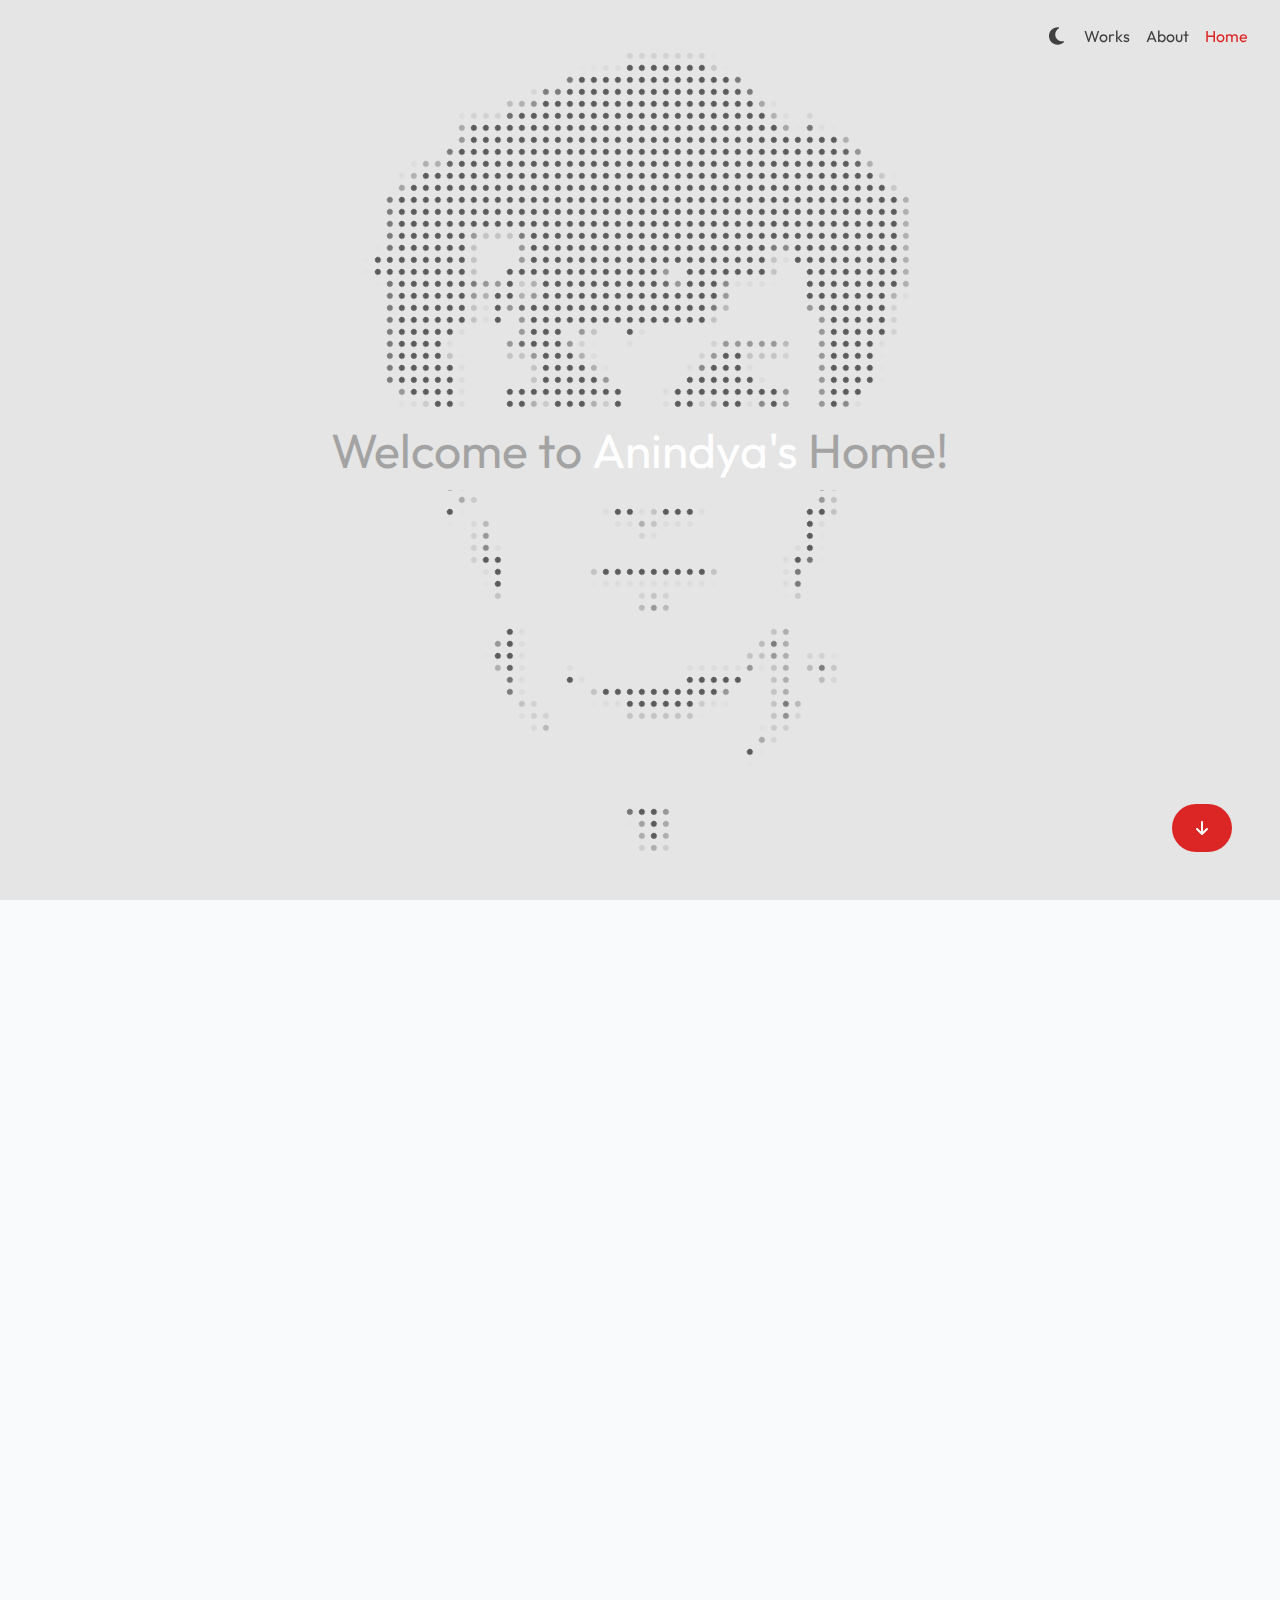
<file: index.html>
<!DOCTYPE html><html><head><meta charSet="utf-8"/><meta http-equiv="x-ua-compatible" content="ie=edge"/><meta name="viewport" content="width=device-width, initial-scale=1, shrink-to-fit=no"/><meta name="generator" content="Gatsby 5.13.3"/><style data-href="/styles.187549b01f3c052d8812.css" data-identity="gatsby-global-css">@import url(https://fonts.googleapis.com/css?family=PT+Sans);@import url(https://fonts.googleapis.com/css?family=Outfit);*{font-family:Outfit,sans-serif}.rotate{animation:rotation 20s linear infinite}.rotateZ{animation:rotationZ 20s linear infinite}.appear{opacity:0;transform:translateY(10vh);transition:all 1s}.appear.visible{opacity:1;transform:translate(0)}@keyframes rotation{0%{transform:rotateY(0deg)}to{transform:rotateY(1turn)}}@keyframes rotationZ{0%{transform:rotate(0deg)}to{transform:rotate(1turn)}}@keyframes fadeUp{0%{opacity:0;transform:translateY(10vh)}to{opacity:1;transform:translate(0)}}@keyframes fadeIn{0%{opacity:0}to{opacity:1}}.text-shadow{text-shadow:1px 1px 2px #000}.over{overflow-wrap:break-word}.fade-in{animation:fadeIn 1s}.fade-up{animation:fadeUp 1s}

/* ! tailwindcss v3.4.3 | MIT License | https://tailwindcss.com */*,:after,:before{border:0 solid #e5e7eb;box-sizing:border-box}:after,:before{--tw-content:""}:host,html{-webkit-text-size-adjust:100%;font-feature-settings:normal;-webkit-tap-highlight-color:transparent;font-family:ui-sans-serif,system-ui,sans-serif,Apple Color Emoji,Segoe UI Emoji,Segoe UI Symbol,Noto Color Emoji;font-variation-settings:normal;line-height:1.5;-moz-tab-size:4;-o-tab-size:4;tab-size:4}body{line-height:inherit;margin:0}hr{border-top-width:1px;color:inherit;height:0}abbr:where([title]){-webkit-text-decoration:underline dotted;text-decoration:underline dotted}h1,h2,h3,h4,h5,h6{font-size:inherit;font-weight:inherit}a{color:inherit;text-decoration:inherit}b,strong{font-weight:bolder}code,kbd,pre,samp{font-feature-settings:normal;font-family:ui-monospace,SFMono-Regular,Menlo,Monaco,Consolas,Liberation Mono,Courier New,monospace;font-size:1em;font-variation-settings:normal}small{font-size:80%}sub,sup{font-size:75%;line-height:0;position:relative;vertical-align:baseline}sub{bottom:-.25em}sup{top:-.5em}table{border-collapse:collapse;border-color:inherit;text-indent:0}button,input,optgroup,select,textarea{font-feature-settings:inherit;color:inherit;font-family:inherit;font-size:100%;font-variation-settings:inherit;font-weight:inherit;letter-spacing:inherit;line-height:inherit;margin:0;padding:0}button,select{text-transform:none}button,input:where([type=button]),input:where([type=reset]),input:where([type=submit]){-webkit-appearance:button;background-color:transparent;background-image:none}:-moz-focusring{outline:auto}:-moz-ui-invalid{box-shadow:none}progress{vertical-align:baseline}::-webkit-inner-spin-button,::-webkit-outer-spin-button{height:auto}[type=search]{-webkit-appearance:textfield;outline-offset:-2px}::-webkit-search-decoration{-webkit-appearance:none}::-webkit-file-upload-button{-webkit-appearance:button;font:inherit}summary{display:list-item}blockquote,dd,dl,figure,h1,h2,h3,h4,h5,h6,hr,p,pre{margin:0}fieldset{margin:0}fieldset,legend{padding:0}menu,ol,ul{list-style:none;margin:0;padding:0}dialog{padding:0}textarea{resize:vertical}input::-moz-placeholder,textarea::-moz-placeholder{color:#9ca3af;opacity:1}input::placeholder,textarea::placeholder{color:#9ca3af;opacity:1}[role=button],button{cursor:pointer}:disabled{cursor:default}audio,canvas,embed,iframe,img,object,svg,video{display:block;vertical-align:middle}img,video{height:auto;max-width:100%}[hidden]{display:none}*,:after,:before{--tw-border-spacing-x:0;--tw-border-spacing-y:0;--tw-translate-x:0;--tw-translate-y:0;--tw-rotate:0;--tw-skew-x:0;--tw-skew-y:0;--tw-scale-x:1;--tw-scale-y:1;--tw-pan-x: ;--tw-pan-y: ;--tw-pinch-zoom: ;--tw-scroll-snap-strictness:proximity;--tw-gradient-from-position: ;--tw-gradient-via-position: ;--tw-gradient-to-position: ;--tw-ordinal: ;--tw-slashed-zero: ;--tw-numeric-figure: ;--tw-numeric-spacing: ;--tw-numeric-fraction: ;--tw-ring-inset: ;--tw-ring-offset-width:0px;--tw-ring-offset-color:#fff;--tw-ring-color:rgba(59,130,246,.5);--tw-ring-offset-shadow:0 0 #0000;--tw-ring-shadow:0 0 #0000;--tw-shadow:0 0 #0000;--tw-shadow-colored:0 0 #0000;--tw-blur: ;--tw-brightness: ;--tw-contrast: ;--tw-grayscale: ;--tw-hue-rotate: ;--tw-invert: ;--tw-saturate: ;--tw-sepia: ;--tw-drop-shadow: ;--tw-backdrop-blur: ;--tw-backdrop-brightness: ;--tw-backdrop-contrast: ;--tw-backdrop-grayscale: ;--tw-backdrop-hue-rotate: ;--tw-backdrop-invert: ;--tw-backdrop-opacity: ;--tw-backdrop-saturate: ;--tw-backdrop-sepia: ;--tw-contain-size: ;--tw-contain-layout: ;--tw-contain-paint: ;--tw-contain-style: }::backdrop{--tw-border-spacing-x:0;--tw-border-spacing-y:0;--tw-translate-x:0;--tw-translate-y:0;--tw-rotate:0;--tw-skew-x:0;--tw-skew-y:0;--tw-scale-x:1;--tw-scale-y:1;--tw-pan-x: ;--tw-pan-y: ;--tw-pinch-zoom: ;--tw-scroll-snap-strictness:proximity;--tw-gradient-from-position: ;--tw-gradient-via-position: ;--tw-gradient-to-position: ;--tw-ordinal: ;--tw-slashed-zero: ;--tw-numeric-figure: ;--tw-numeric-spacing: ;--tw-numeric-fraction: ;--tw-ring-inset: ;--tw-ring-offset-width:0px;--tw-ring-offset-color:#fff;--tw-ring-color:rgba(59,130,246,.5);--tw-ring-offset-shadow:0 0 #0000;--tw-ring-shadow:0 0 #0000;--tw-shadow:0 0 #0000;--tw-shadow-colored:0 0 #0000;--tw-blur: ;--tw-brightness: ;--tw-contrast: ;--tw-grayscale: ;--tw-hue-rotate: ;--tw-invert: ;--tw-saturate: ;--tw-sepia: ;--tw-drop-shadow: ;--tw-backdrop-blur: ;--tw-backdrop-brightness: ;--tw-backdrop-contrast: ;--tw-backdrop-grayscale: ;--tw-backdrop-hue-rotate: ;--tw-backdrop-invert: ;--tw-backdrop-opacity: ;--tw-backdrop-saturate: ;--tw-backdrop-sepia: ;--tw-contain-size: ;--tw-contain-layout: ;--tw-contain-paint: ;--tw-contain-style: }.visible{visibility:visible}.fixed{position:fixed}.absolute{position:absolute}.relative{position:relative}.inset-0{inset:0}.bottom-12{bottom:3rem}.right-0{right:0}.right-1{right:.25rem}.top-0{top:0}.top-2{top:.5rem}.z-0{z-index:0}.z-50{z-index:50}.m-1{margin:.25rem}.m-2{margin:.5rem}.m-3{margin:.75rem}.m-4{margin:1rem}.mx-1{margin-left:.25rem;margin-right:.25rem}.mx-3{margin-left:.75rem;margin-right:.75rem}.mx-auto{margin-left:auto;margin-right:auto}.mb-0{margin-bottom:0}.mb-1{margin-bottom:.25rem}.mb-10{margin-bottom:2.5rem}.mb-14{margin-bottom:3.5rem}.mb-2{margin-bottom:.5rem}.mb-20{margin-bottom:5rem}.mb-24{margin-bottom:6rem}.mb-3{margin-bottom:.75rem}.mb-4{margin-bottom:1rem}.mb-5{margin-bottom:1.25rem}.mb-7{margin-bottom:1.75rem}.mb-8{margin-bottom:2rem}.me-2{margin-inline-end:.5rem}.me-4{margin-inline-end:1rem}.me-5{margin-inline-end:1.25rem}.ml-3{margin-left:.75rem}.mr-1{margin-right:.25rem}.mr-2{margin-right:.5rem}.mr-3{margin-right:.75rem}.ms-1{margin-inline-start:.25rem}.ms-2{margin-inline-start:.5rem}.mt-1{margin-top:.25rem}.mt-2{margin-top:.5rem}.mt-20{margin-top:5rem}.mt-3{margin-top:.75rem}.mt-4{margin-top:1rem}.mt-5{margin-top:1.25rem}.mt-6{margin-top:1.5rem}.mt-7{margin-top:1.75rem}.mt-8{margin-top:2rem}.block{display:block}.flex{display:flex}.hidden{display:none}.h-1{height:.25rem}.h-dvh{height:100dvh}.h-full{height:100%}.h-screen{height:100vh}.max-h-fit{max-height:-moz-fit-content;max-height:fit-content}.min-h-screen{min-height:100vh}.w-1\/2{width:50%}.w-32{width:8rem}.w-96{width:24rem}.w-full{width:100%}.w-screen{width:100vw}.max-w-4xl{max-width:56rem}.max-w-lg{max-width:32rem}.max-w-sm{max-width:24rem}.flex-none{flex:none}.-translate-y-16{--tw-translate-y:-4rem}.-translate-y-16,.translate-y-0{transform:translate(var(--tw-translate-x),var(--tw-translate-y)) rotate(var(--tw-rotate)) skewX(var(--tw-skew-x)) skewY(var(--tw-skew-y)) scaleX(var(--tw-scale-x)) scaleY(var(--tw-scale-y))}.translate-y-0{--tw-translate-y:0px}.flex-wrap{flex-wrap:wrap}.items-center{align-items:center}.justify-center{justify-content:center}.justify-evenly{justify-content:space-evenly}.rounded-2xl{border-radius:1rem}.rounded-3xl{border-radius:1.5rem}.rounded-full{border-radius:9999px}.rounded-xl{border-radius:.75rem}.rounded-b-3xl{border-bottom-left-radius:1.5rem;border-bottom-right-radius:1.5rem}.rounded-t-3xl{border-top-left-radius:1.5rem;border-top-right-radius:1.5rem}.border{border-width:1px}.border-2{border-width:2px}.border-neutral-800{--tw-border-opacity:1;border-color:rgb(38 38 38/var(--tw-border-opacity))}.border-red-600{--tw-border-opacity:1;border-color:rgb(220 38 38/var(--tw-border-opacity))}.bg-black{--tw-bg-opacity:1;background-color:rgb(0 0 0/var(--tw-bg-opacity))}.bg-gray-100{--tw-bg-opacity:1;background-color:rgb(243 244 246/var(--tw-bg-opacity))}.bg-gray-200{--tw-bg-opacity:1;background-color:rgb(229 231 235/var(--tw-bg-opacity))}.bg-gray-50{--tw-bg-opacity:1;background-color:rgb(249 250 251/var(--tw-bg-opacity))}.bg-neutral-100{--tw-bg-opacity:1;background-color:rgb(245 245 245/var(--tw-bg-opacity))}.bg-neutral-200{--tw-bg-opacity:1;background-color:rgb(229 229 229/var(--tw-bg-opacity))}.bg-neutral-50{--tw-bg-opacity:1;background-color:rgb(250 250 250/var(--tw-bg-opacity))}.bg-neutral-800{--tw-bg-opacity:1;background-color:rgb(38 38 38/var(--tw-bg-opacity))}.bg-neutral-900{--tw-bg-opacity:1;background-color:rgb(23 23 23/var(--tw-bg-opacity))}.bg-red-500{--tw-bg-opacity:1;background-color:rgb(239 68 68/var(--tw-bg-opacity))}.bg-red-600{--tw-bg-opacity:1;background-color:rgb(220 38 38/var(--tw-bg-opacity))}.bg-transparent{background-color:transparent}.bg-white{--tw-bg-opacity:1;background-color:rgb(255 255 255/var(--tw-bg-opacity))}.bg-zinc-100{--tw-bg-opacity:1;background-color:rgb(244 244 245/var(--tw-bg-opacity))}.bg-opacity-50{--tw-bg-opacity:0.5}.object-cover{-o-object-fit:cover;object-fit:cover}.p-1{padding:.25rem}.p-10{padding:2.5rem}.p-5{padding:1.25rem}.p-6{padding:1.5rem}.px-3{padding-left:.75rem;padding-right:.75rem}.px-4{padding-left:1rem;padding-right:1rem}.px-6{padding-left:1.5rem;padding-right:1.5rem}.px-7{padding-left:1.75rem;padding-right:1.75rem}.px-9{padding-left:2.25rem;padding-right:2.25rem}.py-1{padding-bottom:.25rem;padding-top:.25rem}.py-2{padding-bottom:.5rem;padding-top:.5rem}.py-3{padding-bottom:.75rem;padding-top:.75rem}.py-4{padding-bottom:1rem;padding-top:1rem}.py-6{padding-bottom:1.5rem;padding-top:1.5rem}.py-7{padding-bottom:1.75rem;padding-top:1.75rem}.py-9{padding-bottom:2.25rem;padding-top:2.25rem}.pb-1{padding-bottom:.25rem}.pb-10{padding-bottom:2.5rem}.pb-20{padding-bottom:5rem}.pb-5{padding-bottom:1.25rem}.pe-4{padding-inline-end:1rem}.ps-3{padding-inline-start:.75rem}.pt-7{padding-top:1.75rem}.text-center{text-align:center}.text-right{text-align:right}.align-middle{vertical-align:middle}.text-2xl{font-size:1.5rem;line-height:2rem}.text-3xl{font-size:1.875rem;line-height:2.25rem}.text-5xl{font-size:3rem;line-height:1}.text-6xl{font-size:3.75rem;line-height:1}.text-7xl{font-size:4.5rem;line-height:1}.text-lg{font-size:1.125rem;line-height:1.75rem}.text-sm{font-size:.875rem;line-height:1.25rem}.text-xl{font-size:1.25rem;line-height:1.75rem}.font-bold{font-weight:700}.font-light{font-weight:300}.text-neutral-100{--tw-text-opacity:1;color:rgb(245 245 245/var(--tw-text-opacity))}.text-neutral-200{--tw-text-opacity:1;color:rgb(229 229 229/var(--tw-text-opacity))}.text-neutral-400{--tw-text-opacity:1;color:rgb(163 163 163/var(--tw-text-opacity))}.text-neutral-50{--tw-text-opacity:1;color:rgb(250 250 250/var(--tw-text-opacity))}.text-neutral-500{--tw-text-opacity:1;color:rgb(115 115 115/var(--tw-text-opacity))}.text-neutral-700{--tw-text-opacity:1;color:rgb(64 64 64/var(--tw-text-opacity))}.text-neutral-800{--tw-text-opacity:1;color:rgb(38 38 38/var(--tw-text-opacity))}.text-neutral-900{--tw-text-opacity:1;color:rgb(23 23 23/var(--tw-text-opacity))}.text-red-100{--tw-text-opacity:1;color:rgb(254 226 226/var(--tw-text-opacity))}.text-red-200{--tw-text-opacity:1;color:rgb(254 202 202/var(--tw-text-opacity))}.text-red-600{--tw-text-opacity:1;color:rgb(220 38 38/var(--tw-text-opacity))}.text-red-900{--tw-text-opacity:1;color:rgb(127 29 29/var(--tw-text-opacity))}.text-red-950{--tw-text-opacity:1;color:rgb(69 10 10/var(--tw-text-opacity))}.text-white{--tw-text-opacity:1;color:rgb(255 255 255/var(--tw-text-opacity))}.opacity-60{opacity:.6}.opacity-70{opacity:.7}.opacity-80{opacity:.8}.shadow-lg{--tw-shadow:0 10px 15px -3px rgba(0,0,0,.1),0 4px 6px -4px rgba(0,0,0,.1);--tw-shadow-colored:0 10px 15px -3px var(--tw-shadow-color),0 4px 6px -4px var(--tw-shadow-color)}.shadow-lg,.shadow-sm{box-shadow:var(--tw-ring-offset-shadow,0 0 #0000),var(--tw-ring-shadow,0 0 #0000),var(--tw-shadow)}.shadow-sm{--tw-shadow:0 1px 2px 0 rgba(0,0,0,.05);--tw-shadow-colored:0 1px 2px 0 var(--tw-shadow-color)}.backdrop-blur-3xl{--tw-backdrop-blur:blur(64px);-webkit-backdrop-filter:var(--tw-backdrop-blur) var(--tw-backdrop-brightness) var(--tw-backdrop-contrast) var(--tw-backdrop-grayscale) var(--tw-backdrop-hue-rotate) var(--tw-backdrop-invert) var(--tw-backdrop-opacity) var(--tw-backdrop-saturate) var(--tw-backdrop-sepia);backdrop-filter:var(--tw-backdrop-blur) var(--tw-backdrop-brightness) var(--tw-backdrop-contrast) var(--tw-backdrop-grayscale) var(--tw-backdrop-hue-rotate) var(--tw-backdrop-invert) var(--tw-backdrop-opacity) var(--tw-backdrop-saturate) var(--tw-backdrop-sepia)}.transition{transition-duration:.15s;transition-property:color,background-color,border-color,text-decoration-color,fill,stroke,opacity,box-shadow,transform,filter,-webkit-backdrop-filter;transition-property:color,background-color,border-color,text-decoration-color,fill,stroke,opacity,box-shadow,transform,filter,backdrop-filter;transition-property:color,background-color,border-color,text-decoration-color,fill,stroke,opacity,box-shadow,transform,filter,backdrop-filter,-webkit-backdrop-filter;transition-timing-function:cubic-bezier(.4,0,.2,1)}.transition-transform{transition-duration:.15s;transition-property:transform;transition-timing-function:cubic-bezier(.4,0,.2,1)}.duration-100{transition-duration:.1s}.duration-1000{transition-duration:1s}.duration-300{transition-duration:.3s}.duration-500{transition-duration:.5s}.hover\:bg-gray-200:hover{--tw-bg-opacity:1;background-color:rgb(229 231 235/var(--tw-bg-opacity))}.hover\:bg-gray-800:hover{--tw-bg-opacity:1;background-color:rgb(31 41 55/var(--tw-bg-opacity))}.hover\:bg-neutral-800:hover{--tw-bg-opacity:1;background-color:rgb(38 38 38/var(--tw-bg-opacity))}.hover\:bg-neutral-900:hover{--tw-bg-opacity:1;background-color:rgb(23 23 23/var(--tw-bg-opacity))}.hover\:bg-red-500:hover{--tw-bg-opacity:1;background-color:rgb(239 68 68/var(--tw-bg-opacity))}.hover\:bg-red-600:hover{--tw-bg-opacity:1;background-color:rgb(220 38 38/var(--tw-bg-opacity))}.hover\:bg-transparent:hover{background-color:transparent}.hover\:px-1:hover{padding-left:.25rem;padding-right:.25rem}.hover\:text-neutral-100:hover{--tw-text-opacity:1;color:rgb(245 245 245/var(--tw-text-opacity))}.hover\:text-neutral-200:hover{--tw-text-opacity:1;color:rgb(229 229 229/var(--tw-text-opacity))}.hover\:text-neutral-50:hover{--tw-text-opacity:1;color:rgb(250 250 250/var(--tw-text-opacity))}.hover\:text-neutral-900:hover{--tw-text-opacity:1;color:rgb(23 23 23/var(--tw-text-opacity))}.hover\:text-red-100:hover{--tw-text-opacity:1;color:rgb(254 226 226/var(--tw-text-opacity))}.hover\:text-red-600:hover{--tw-text-opacity:1;color:rgb(220 38 38/var(--tw-text-opacity))}.hover\:text-red-700:hover{--tw-text-opacity:1;color:rgb(185 28 28/var(--tw-text-opacity))}.hover\:underline:hover{text-decoration-line:underline}.hover\:opacity-75:hover{opacity:.75}.hover\:duration-500:hover{transition-duration:.5s}.hover\:ease-in-out:hover{transition-timing-function:cubic-bezier(.4,0,.2,1)}.dark\:block:is(.dark *){display:block}.dark\:hidden:is(.dark *){display:none}.dark\:bg-neutral-200:is(.dark *){--tw-bg-opacity:1;background-color:rgb(229 229 229/var(--tw-bg-opacity))}.dark\:bg-neutral-300:is(.dark *){--tw-bg-opacity:1;background-color:rgb(212 212 212/var(--tw-bg-opacity))}.dark\:bg-neutral-50:is(.dark *){--tw-bg-opacity:1;background-color:rgb(250 250 250/var(--tw-bg-opacity))}.dark\:bg-neutral-700:is(.dark *){--tw-bg-opacity:1;background-color:rgb(64 64 64/var(--tw-bg-opacity))}.dark\:bg-neutral-800:is(.dark *){--tw-bg-opacity:1;background-color:rgb(38 38 38/var(--tw-bg-opacity))}.dark\:bg-neutral-900:is(.dark *){--tw-bg-opacity:1;background-color:rgb(23 23 23/var(--tw-bg-opacity))}.dark\:bg-red-500:is(.dark *){--tw-bg-opacity:1;background-color:rgb(239 68 68/var(--tw-bg-opacity))}.dark\:text-neutral-100:is(.dark *){--tw-text-opacity:1;color:rgb(245 245 245/var(--tw-text-opacity))}.dark\:text-neutral-200:is(.dark *){--tw-text-opacity:1;color:rgb(229 229 229/var(--tw-text-opacity))}.dark\:text-neutral-300:is(.dark *){--tw-text-opacity:1;color:rgb(212 212 212/var(--tw-text-opacity))}.dark\:text-neutral-500:is(.dark *){--tw-text-opacity:1;color:rgb(115 115 115/var(--tw-text-opacity))}.dark\:text-neutral-800:is(.dark *){--tw-text-opacity:1;color:rgb(38 38 38/var(--tw-text-opacity))}.dark\:text-red-100:is(.dark *){--tw-text-opacity:1;color:rgb(254 226 226/var(--tw-text-opacity))}.dark\:hover\:bg-neutral-100:hover:is(.dark *){--tw-bg-opacity:1;background-color:rgb(245 245 245/var(--tw-bg-opacity))}.dark\:hover\:bg-neutral-200:hover:is(.dark *){--tw-bg-opacity:1;background-color:rgb(229 229 229/var(--tw-bg-opacity))}.dark\:hover\:bg-neutral-700:hover:is(.dark *){--tw-bg-opacity:1;background-color:rgb(64 64 64/var(--tw-bg-opacity))}.dark\:hover\:text-neutral-100:hover:is(.dark *){--tw-text-opacity:1;color:rgb(245 245 245/var(--tw-text-opacity))}.dark\:hover\:text-neutral-800:hover:is(.dark *){--tw-text-opacity:1;color:rgb(38 38 38/var(--tw-text-opacity))}.dark\:hover\:text-red-500:hover:is(.dark *){--tw-text-opacity:1;color:rgb(239 68 68/var(--tw-text-opacity))}.hover\:dark\:text-neutral-900:is(.dark *):hover{--tw-text-opacity:1;color:rgb(23 23 23/var(--tw-text-opacity))}@media not all and (min-width:1024px){.max-lg\:p-4{padding:1rem}}@media not all and (min-width:768px){.max-md\:mx-7{margin-left:1.75rem;margin-right:1.75rem}.max-md\:mt-5{margin-top:1.25rem}.max-md\:w-11\/12{width:91.666667%}.max-md\:w-full{width:100%}.max-md\:px-4{padding-left:1rem;padding-right:1rem}.max-md\:px-6{padding-left:1.5rem;padding-right:1.5rem}.max-md\:px-7{padding-left:1.75rem;padding-right:1.75rem}.max-md\:px-8{padding-left:2rem;padding-right:2rem}.max-md\:py-1{padding-bottom:.25rem;padding-top:.25rem}.max-md\:py-3{padding-bottom:.75rem;padding-top:.75rem}.max-md\:py-4{padding-bottom:1rem;padding-top:1rem}.max-md\:py-8{padding-bottom:2rem;padding-top:2rem}.max-md\:text-sm{font-size:.875rem;line-height:1.25rem}.max-md\:text-xs{font-size:.75rem;line-height:1rem}}@media not all and (min-width:640px){.max-sm\:h-2\/3{height:66.666667%}.max-sm\:flex-auto{flex:1 1 auto}.max-sm\:text-2xl{font-size:1.5rem;line-height:2rem}}@media (min-width:768px){.md\:text-lg{font-size:1.125rem;line-height:1.75rem}}@media (min-width:1024px){.lg\:right-12{right:3rem}.lg\:-mt-14{margin-top:-3.5rem}}</style><link rel="sitemap" type="application/xml" href="/sitemap-index.xml"/><link rel="sitemap" type="application/xml" href="/sitemap.xml/sitemap-index.xml"/></head><body><div id="___gatsby"><div style="outline:none" tabindex="-1" id="gatsby-focus-wrapper"></div><div id="gatsby-announcer" style="position:absolute;top:0;width:1px;height:1px;padding:0;overflow:hidden;clip:rect(0, 0, 0, 0);white-space:nowrap;border:0" aria-live="assertive" aria-atomic="true"></div></div><script id="gatsby-script-loader">/*<![CDATA[*/window.pagePath="/";/*]]>*/</script><!-- slice-start id="_gatsby-scripts-1" -->
          <script
            id="gatsby-chunk-mapping"
          >
            window.___chunkMapping="{\"app\":[\"/app-060889e709c132d04b01.js\"],\"component---src-pages-about-js\":[\"/component---src-pages-about-js-c014c19c2b0299a542b8.js\"],\"component---src-pages-index-js\":[\"/component---src-pages-index-js-a833ad1a9c2e8a279fc7.js\"],\"component---src-pages-works-js\":[\"/component---src-pages-works-js-25b5a0b713804c0e80a3.js\"]}";
          </script>
        <script>window.___webpackCompilationHash="fde6f922a2ffa5f42a28";</script><script src="/webpack-runtime-ca367c52e69719acc4dd.js" async></script><script src="/framework-1636df7ed707afc29f34.js" async></script><script src="/app-060889e709c132d04b01.js" async></script><!-- slice-end id="_gatsby-scripts-1" --></body></html>
</file>
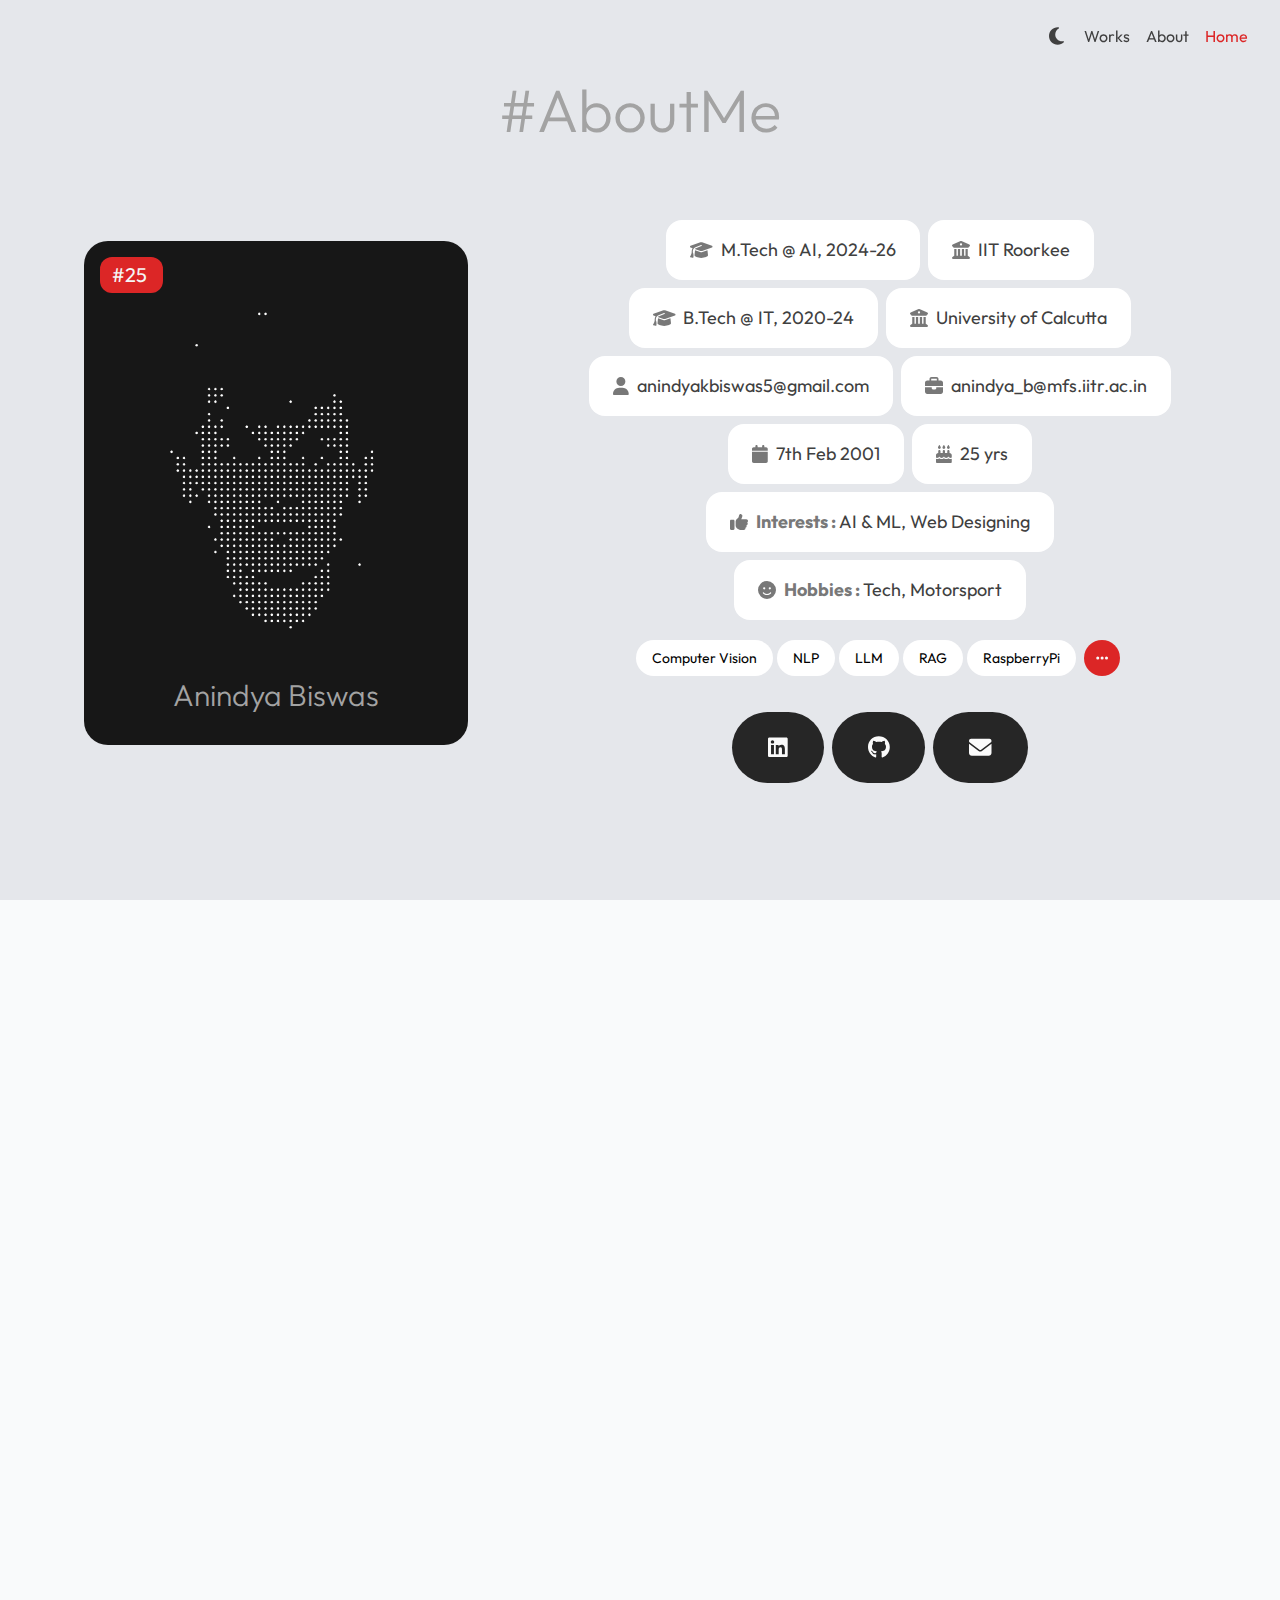
<file: about/index.html>
<!DOCTYPE html><html><head><meta charSet="utf-8"/><meta http-equiv="x-ua-compatible" content="ie=edge"/><meta name="viewport" content="width=device-width, initial-scale=1, shrink-to-fit=no"/><meta name="generator" content="Gatsby 5.13.3"/><meta data-react-helmet="true" name="description" content="Official portfolio of Anindya Biswas, M.Tech in AI IIT Roorkee (IITR),  B.Tech IT University of Calcutta (UCSTA), showcasing projects, skills, and achievements in AI, ML, LLM, RAG and software development."/><meta data-react-helmet="true" name="keywords" content="Anindya Biswas, IIT Roorkee, IITR, MFSDSAI, Mehta Family School of DS and AI, UCSTA, University of Calcutta, Tech Campus, AKCSIT, Amlan Chakrabarti, Durga Toshinwal, Soumya Sen, Wazib Ansar, LLM, RAG, Cohere, OpenAI, portfolio, AI projects, software development, developer,  Kolkata, West Bengal, Birati, Ajodhyanagar"/><meta data-react-helmet="true" name="author" content="Anindya Biswas"/><meta data-react-helmet="true" property="og:image" content="https://anindyait.github.io/favicon.png"/><meta data-react-helmet="true" property="og:url" content="https://anindyait.github.io"/><meta data-react-helmet="true" name="twitter:card" content="summary_large_image"/><meta data-react-helmet="true" name="twitter:image" content="https://anindyait.github.io/favicon.png"/><style data-href="/styles.187549b01f3c052d8812.css" data-identity="gatsby-global-css">@import url(https://fonts.googleapis.com/css?family=PT+Sans);@import url(https://fonts.googleapis.com/css?family=Outfit);*{font-family:Outfit,sans-serif}.rotate{animation:rotation 20s linear infinite}.rotateZ{animation:rotationZ 20s linear infinite}.appear{opacity:0;transform:translateY(10vh);transition:all 1s}.appear.visible{opacity:1;transform:translate(0)}@keyframes rotation{0%{transform:rotateY(0deg)}to{transform:rotateY(1turn)}}@keyframes rotationZ{0%{transform:rotate(0deg)}to{transform:rotate(1turn)}}@keyframes fadeUp{0%{opacity:0;transform:translateY(10vh)}to{opacity:1;transform:translate(0)}}@keyframes fadeIn{0%{opacity:0}to{opacity:1}}.text-shadow{text-shadow:1px 1px 2px #000}.over{overflow-wrap:break-word}.fade-in{animation:fadeIn 1s}.fade-up{animation:fadeUp 1s}

/* ! tailwindcss v3.4.3 | MIT License | https://tailwindcss.com */*,:after,:before{border:0 solid #e5e7eb;box-sizing:border-box}:after,:before{--tw-content:""}:host,html{-webkit-text-size-adjust:100%;font-feature-settings:normal;-webkit-tap-highlight-color:transparent;font-family:ui-sans-serif,system-ui,sans-serif,Apple Color Emoji,Segoe UI Emoji,Segoe UI Symbol,Noto Color Emoji;font-variation-settings:normal;line-height:1.5;-moz-tab-size:4;-o-tab-size:4;tab-size:4}body{line-height:inherit;margin:0}hr{border-top-width:1px;color:inherit;height:0}abbr:where([title]){-webkit-text-decoration:underline dotted;text-decoration:underline dotted}h1,h2,h3,h4,h5,h6{font-size:inherit;font-weight:inherit}a{color:inherit;text-decoration:inherit}b,strong{font-weight:bolder}code,kbd,pre,samp{font-feature-settings:normal;font-family:ui-monospace,SFMono-Regular,Menlo,Monaco,Consolas,Liberation Mono,Courier New,monospace;font-size:1em;font-variation-settings:normal}small{font-size:80%}sub,sup{font-size:75%;line-height:0;position:relative;vertical-align:baseline}sub{bottom:-.25em}sup{top:-.5em}table{border-collapse:collapse;border-color:inherit;text-indent:0}button,input,optgroup,select,textarea{font-feature-settings:inherit;color:inherit;font-family:inherit;font-size:100%;font-variation-settings:inherit;font-weight:inherit;letter-spacing:inherit;line-height:inherit;margin:0;padding:0}button,select{text-transform:none}button,input:where([type=button]),input:where([type=reset]),input:where([type=submit]){-webkit-appearance:button;background-color:transparent;background-image:none}:-moz-focusring{outline:auto}:-moz-ui-invalid{box-shadow:none}progress{vertical-align:baseline}::-webkit-inner-spin-button,::-webkit-outer-spin-button{height:auto}[type=search]{-webkit-appearance:textfield;outline-offset:-2px}::-webkit-search-decoration{-webkit-appearance:none}::-webkit-file-upload-button{-webkit-appearance:button;font:inherit}summary{display:list-item}blockquote,dd,dl,figure,h1,h2,h3,h4,h5,h6,hr,p,pre{margin:0}fieldset{margin:0}fieldset,legend{padding:0}menu,ol,ul{list-style:none;margin:0;padding:0}dialog{padding:0}textarea{resize:vertical}input::-moz-placeholder,textarea::-moz-placeholder{color:#9ca3af;opacity:1}input::placeholder,textarea::placeholder{color:#9ca3af;opacity:1}[role=button],button{cursor:pointer}:disabled{cursor:default}audio,canvas,embed,iframe,img,object,svg,video{display:block;vertical-align:middle}img,video{height:auto;max-width:100%}[hidden]{display:none}*,:after,:before{--tw-border-spacing-x:0;--tw-border-spacing-y:0;--tw-translate-x:0;--tw-translate-y:0;--tw-rotate:0;--tw-skew-x:0;--tw-skew-y:0;--tw-scale-x:1;--tw-scale-y:1;--tw-pan-x: ;--tw-pan-y: ;--tw-pinch-zoom: ;--tw-scroll-snap-strictness:proximity;--tw-gradient-from-position: ;--tw-gradient-via-position: ;--tw-gradient-to-position: ;--tw-ordinal: ;--tw-slashed-zero: ;--tw-numeric-figure: ;--tw-numeric-spacing: ;--tw-numeric-fraction: ;--tw-ring-inset: ;--tw-ring-offset-width:0px;--tw-ring-offset-color:#fff;--tw-ring-color:rgba(59,130,246,.5);--tw-ring-offset-shadow:0 0 #0000;--tw-ring-shadow:0 0 #0000;--tw-shadow:0 0 #0000;--tw-shadow-colored:0 0 #0000;--tw-blur: ;--tw-brightness: ;--tw-contrast: ;--tw-grayscale: ;--tw-hue-rotate: ;--tw-invert: ;--tw-saturate: ;--tw-sepia: ;--tw-drop-shadow: ;--tw-backdrop-blur: ;--tw-backdrop-brightness: ;--tw-backdrop-contrast: ;--tw-backdrop-grayscale: ;--tw-backdrop-hue-rotate: ;--tw-backdrop-invert: ;--tw-backdrop-opacity: ;--tw-backdrop-saturate: ;--tw-backdrop-sepia: ;--tw-contain-size: ;--tw-contain-layout: ;--tw-contain-paint: ;--tw-contain-style: }::backdrop{--tw-border-spacing-x:0;--tw-border-spacing-y:0;--tw-translate-x:0;--tw-translate-y:0;--tw-rotate:0;--tw-skew-x:0;--tw-skew-y:0;--tw-scale-x:1;--tw-scale-y:1;--tw-pan-x: ;--tw-pan-y: ;--tw-pinch-zoom: ;--tw-scroll-snap-strictness:proximity;--tw-gradient-from-position: ;--tw-gradient-via-position: ;--tw-gradient-to-position: ;--tw-ordinal: ;--tw-slashed-zero: ;--tw-numeric-figure: ;--tw-numeric-spacing: ;--tw-numeric-fraction: ;--tw-ring-inset: ;--tw-ring-offset-width:0px;--tw-ring-offset-color:#fff;--tw-ring-color:rgba(59,130,246,.5);--tw-ring-offset-shadow:0 0 #0000;--tw-ring-shadow:0 0 #0000;--tw-shadow:0 0 #0000;--tw-shadow-colored:0 0 #0000;--tw-blur: ;--tw-brightness: ;--tw-contrast: ;--tw-grayscale: ;--tw-hue-rotate: ;--tw-invert: ;--tw-saturate: ;--tw-sepia: ;--tw-drop-shadow: ;--tw-backdrop-blur: ;--tw-backdrop-brightness: ;--tw-backdrop-contrast: ;--tw-backdrop-grayscale: ;--tw-backdrop-hue-rotate: ;--tw-backdrop-invert: ;--tw-backdrop-opacity: ;--tw-backdrop-saturate: ;--tw-backdrop-sepia: ;--tw-contain-size: ;--tw-contain-layout: ;--tw-contain-paint: ;--tw-contain-style: }.visible{visibility:visible}.fixed{position:fixed}.absolute{position:absolute}.relative{position:relative}.inset-0{inset:0}.bottom-12{bottom:3rem}.right-0{right:0}.right-1{right:.25rem}.top-0{top:0}.top-2{top:.5rem}.z-0{z-index:0}.z-50{z-index:50}.m-1{margin:.25rem}.m-2{margin:.5rem}.m-3{margin:.75rem}.m-4{margin:1rem}.mx-1{margin-left:.25rem;margin-right:.25rem}.mx-3{margin-left:.75rem;margin-right:.75rem}.mx-auto{margin-left:auto;margin-right:auto}.mb-0{margin-bottom:0}.mb-1{margin-bottom:.25rem}.mb-10{margin-bottom:2.5rem}.mb-14{margin-bottom:3.5rem}.mb-2{margin-bottom:.5rem}.mb-20{margin-bottom:5rem}.mb-24{margin-bottom:6rem}.mb-3{margin-bottom:.75rem}.mb-4{margin-bottom:1rem}.mb-5{margin-bottom:1.25rem}.mb-7{margin-bottom:1.75rem}.mb-8{margin-bottom:2rem}.me-2{margin-inline-end:.5rem}.me-4{margin-inline-end:1rem}.me-5{margin-inline-end:1.25rem}.ml-3{margin-left:.75rem}.mr-1{margin-right:.25rem}.mr-2{margin-right:.5rem}.mr-3{margin-right:.75rem}.ms-1{margin-inline-start:.25rem}.ms-2{margin-inline-start:.5rem}.mt-1{margin-top:.25rem}.mt-2{margin-top:.5rem}.mt-20{margin-top:5rem}.mt-3{margin-top:.75rem}.mt-4{margin-top:1rem}.mt-5{margin-top:1.25rem}.mt-6{margin-top:1.5rem}.mt-7{margin-top:1.75rem}.mt-8{margin-top:2rem}.block{display:block}.flex{display:flex}.hidden{display:none}.h-1{height:.25rem}.h-dvh{height:100dvh}.h-full{height:100%}.h-screen{height:100vh}.max-h-fit{max-height:-moz-fit-content;max-height:fit-content}.min-h-screen{min-height:100vh}.w-1\/2{width:50%}.w-32{width:8rem}.w-96{width:24rem}.w-full{width:100%}.w-screen{width:100vw}.max-w-4xl{max-width:56rem}.max-w-lg{max-width:32rem}.max-w-sm{max-width:24rem}.flex-none{flex:none}.-translate-y-16{--tw-translate-y:-4rem}.-translate-y-16,.translate-y-0{transform:translate(var(--tw-translate-x),var(--tw-translate-y)) rotate(var(--tw-rotate)) skewX(var(--tw-skew-x)) skewY(var(--tw-skew-y)) scaleX(var(--tw-scale-x)) scaleY(var(--tw-scale-y))}.translate-y-0{--tw-translate-y:0px}.flex-wrap{flex-wrap:wrap}.items-center{align-items:center}.justify-center{justify-content:center}.justify-evenly{justify-content:space-evenly}.rounded-2xl{border-radius:1rem}.rounded-3xl{border-radius:1.5rem}.rounded-full{border-radius:9999px}.rounded-xl{border-radius:.75rem}.rounded-b-3xl{border-bottom-left-radius:1.5rem;border-bottom-right-radius:1.5rem}.rounded-t-3xl{border-top-left-radius:1.5rem;border-top-right-radius:1.5rem}.border{border-width:1px}.border-2{border-width:2px}.border-neutral-800{--tw-border-opacity:1;border-color:rgb(38 38 38/var(--tw-border-opacity))}.border-red-600{--tw-border-opacity:1;border-color:rgb(220 38 38/var(--tw-border-opacity))}.bg-black{--tw-bg-opacity:1;background-color:rgb(0 0 0/var(--tw-bg-opacity))}.bg-gray-100{--tw-bg-opacity:1;background-color:rgb(243 244 246/var(--tw-bg-opacity))}.bg-gray-200{--tw-bg-opacity:1;background-color:rgb(229 231 235/var(--tw-bg-opacity))}.bg-gray-50{--tw-bg-opacity:1;background-color:rgb(249 250 251/var(--tw-bg-opacity))}.bg-neutral-100{--tw-bg-opacity:1;background-color:rgb(245 245 245/var(--tw-bg-opacity))}.bg-neutral-200{--tw-bg-opacity:1;background-color:rgb(229 229 229/var(--tw-bg-opacity))}.bg-neutral-50{--tw-bg-opacity:1;background-color:rgb(250 250 250/var(--tw-bg-opacity))}.bg-neutral-800{--tw-bg-opacity:1;background-color:rgb(38 38 38/var(--tw-bg-opacity))}.bg-neutral-900{--tw-bg-opacity:1;background-color:rgb(23 23 23/var(--tw-bg-opacity))}.bg-red-500{--tw-bg-opacity:1;background-color:rgb(239 68 68/var(--tw-bg-opacity))}.bg-red-600{--tw-bg-opacity:1;background-color:rgb(220 38 38/var(--tw-bg-opacity))}.bg-transparent{background-color:transparent}.bg-white{--tw-bg-opacity:1;background-color:rgb(255 255 255/var(--tw-bg-opacity))}.bg-zinc-100{--tw-bg-opacity:1;background-color:rgb(244 244 245/var(--tw-bg-opacity))}.bg-opacity-50{--tw-bg-opacity:0.5}.object-cover{-o-object-fit:cover;object-fit:cover}.p-1{padding:.25rem}.p-10{padding:2.5rem}.p-5{padding:1.25rem}.p-6{padding:1.5rem}.px-3{padding-left:.75rem;padding-right:.75rem}.px-4{padding-left:1rem;padding-right:1rem}.px-6{padding-left:1.5rem;padding-right:1.5rem}.px-7{padding-left:1.75rem;padding-right:1.75rem}.px-9{padding-left:2.25rem;padding-right:2.25rem}.py-1{padding-bottom:.25rem;padding-top:.25rem}.py-2{padding-bottom:.5rem;padding-top:.5rem}.py-3{padding-bottom:.75rem;padding-top:.75rem}.py-4{padding-bottom:1rem;padding-top:1rem}.py-6{padding-bottom:1.5rem;padding-top:1.5rem}.py-7{padding-bottom:1.75rem;padding-top:1.75rem}.py-9{padding-bottom:2.25rem;padding-top:2.25rem}.pb-1{padding-bottom:.25rem}.pb-10{padding-bottom:2.5rem}.pb-20{padding-bottom:5rem}.pb-5{padding-bottom:1.25rem}.pe-4{padding-inline-end:1rem}.ps-3{padding-inline-start:.75rem}.pt-7{padding-top:1.75rem}.text-center{text-align:center}.text-right{text-align:right}.align-middle{vertical-align:middle}.text-2xl{font-size:1.5rem;line-height:2rem}.text-3xl{font-size:1.875rem;line-height:2.25rem}.text-5xl{font-size:3rem;line-height:1}.text-6xl{font-size:3.75rem;line-height:1}.text-7xl{font-size:4.5rem;line-height:1}.text-lg{font-size:1.125rem;line-height:1.75rem}.text-sm{font-size:.875rem;line-height:1.25rem}.text-xl{font-size:1.25rem;line-height:1.75rem}.font-bold{font-weight:700}.font-light{font-weight:300}.text-neutral-100{--tw-text-opacity:1;color:rgb(245 245 245/var(--tw-text-opacity))}.text-neutral-200{--tw-text-opacity:1;color:rgb(229 229 229/var(--tw-text-opacity))}.text-neutral-400{--tw-text-opacity:1;color:rgb(163 163 163/var(--tw-text-opacity))}.text-neutral-50{--tw-text-opacity:1;color:rgb(250 250 250/var(--tw-text-opacity))}.text-neutral-500{--tw-text-opacity:1;color:rgb(115 115 115/var(--tw-text-opacity))}.text-neutral-700{--tw-text-opacity:1;color:rgb(64 64 64/var(--tw-text-opacity))}.text-neutral-800{--tw-text-opacity:1;color:rgb(38 38 38/var(--tw-text-opacity))}.text-neutral-900{--tw-text-opacity:1;color:rgb(23 23 23/var(--tw-text-opacity))}.text-red-100{--tw-text-opacity:1;color:rgb(254 226 226/var(--tw-text-opacity))}.text-red-200{--tw-text-opacity:1;color:rgb(254 202 202/var(--tw-text-opacity))}.text-red-600{--tw-text-opacity:1;color:rgb(220 38 38/var(--tw-text-opacity))}.text-red-900{--tw-text-opacity:1;color:rgb(127 29 29/var(--tw-text-opacity))}.text-red-950{--tw-text-opacity:1;color:rgb(69 10 10/var(--tw-text-opacity))}.text-white{--tw-text-opacity:1;color:rgb(255 255 255/var(--tw-text-opacity))}.opacity-60{opacity:.6}.opacity-70{opacity:.7}.opacity-80{opacity:.8}.shadow-lg{--tw-shadow:0 10px 15px -3px rgba(0,0,0,.1),0 4px 6px -4px rgba(0,0,0,.1);--tw-shadow-colored:0 10px 15px -3px var(--tw-shadow-color),0 4px 6px -4px var(--tw-shadow-color)}.shadow-lg,.shadow-sm{box-shadow:var(--tw-ring-offset-shadow,0 0 #0000),var(--tw-ring-shadow,0 0 #0000),var(--tw-shadow)}.shadow-sm{--tw-shadow:0 1px 2px 0 rgba(0,0,0,.05);--tw-shadow-colored:0 1px 2px 0 var(--tw-shadow-color)}.backdrop-blur-3xl{--tw-backdrop-blur:blur(64px);-webkit-backdrop-filter:var(--tw-backdrop-blur) var(--tw-backdrop-brightness) var(--tw-backdrop-contrast) var(--tw-backdrop-grayscale) var(--tw-backdrop-hue-rotate) var(--tw-backdrop-invert) var(--tw-backdrop-opacity) var(--tw-backdrop-saturate) var(--tw-backdrop-sepia);backdrop-filter:var(--tw-backdrop-blur) var(--tw-backdrop-brightness) var(--tw-backdrop-contrast) var(--tw-backdrop-grayscale) var(--tw-backdrop-hue-rotate) var(--tw-backdrop-invert) var(--tw-backdrop-opacity) var(--tw-backdrop-saturate) var(--tw-backdrop-sepia)}.transition{transition-duration:.15s;transition-property:color,background-color,border-color,text-decoration-color,fill,stroke,opacity,box-shadow,transform,filter,-webkit-backdrop-filter;transition-property:color,background-color,border-color,text-decoration-color,fill,stroke,opacity,box-shadow,transform,filter,backdrop-filter;transition-property:color,background-color,border-color,text-decoration-color,fill,stroke,opacity,box-shadow,transform,filter,backdrop-filter,-webkit-backdrop-filter;transition-timing-function:cubic-bezier(.4,0,.2,1)}.transition-transform{transition-duration:.15s;transition-property:transform;transition-timing-function:cubic-bezier(.4,0,.2,1)}.duration-100{transition-duration:.1s}.duration-1000{transition-duration:1s}.duration-300{transition-duration:.3s}.duration-500{transition-duration:.5s}.hover\:bg-gray-200:hover{--tw-bg-opacity:1;background-color:rgb(229 231 235/var(--tw-bg-opacity))}.hover\:bg-gray-800:hover{--tw-bg-opacity:1;background-color:rgb(31 41 55/var(--tw-bg-opacity))}.hover\:bg-neutral-800:hover{--tw-bg-opacity:1;background-color:rgb(38 38 38/var(--tw-bg-opacity))}.hover\:bg-neutral-900:hover{--tw-bg-opacity:1;background-color:rgb(23 23 23/var(--tw-bg-opacity))}.hover\:bg-red-500:hover{--tw-bg-opacity:1;background-color:rgb(239 68 68/var(--tw-bg-opacity))}.hover\:bg-red-600:hover{--tw-bg-opacity:1;background-color:rgb(220 38 38/var(--tw-bg-opacity))}.hover\:bg-transparent:hover{background-color:transparent}.hover\:px-1:hover{padding-left:.25rem;padding-right:.25rem}.hover\:text-neutral-100:hover{--tw-text-opacity:1;color:rgb(245 245 245/var(--tw-text-opacity))}.hover\:text-neutral-200:hover{--tw-text-opacity:1;color:rgb(229 229 229/var(--tw-text-opacity))}.hover\:text-neutral-50:hover{--tw-text-opacity:1;color:rgb(250 250 250/var(--tw-text-opacity))}.hover\:text-neutral-900:hover{--tw-text-opacity:1;color:rgb(23 23 23/var(--tw-text-opacity))}.hover\:text-red-100:hover{--tw-text-opacity:1;color:rgb(254 226 226/var(--tw-text-opacity))}.hover\:text-red-600:hover{--tw-text-opacity:1;color:rgb(220 38 38/var(--tw-text-opacity))}.hover\:text-red-700:hover{--tw-text-opacity:1;color:rgb(185 28 28/var(--tw-text-opacity))}.hover\:underline:hover{text-decoration-line:underline}.hover\:opacity-75:hover{opacity:.75}.hover\:duration-500:hover{transition-duration:.5s}.hover\:ease-in-out:hover{transition-timing-function:cubic-bezier(.4,0,.2,1)}.dark\:block:is(.dark *){display:block}.dark\:hidden:is(.dark *){display:none}.dark\:bg-neutral-200:is(.dark *){--tw-bg-opacity:1;background-color:rgb(229 229 229/var(--tw-bg-opacity))}.dark\:bg-neutral-300:is(.dark *){--tw-bg-opacity:1;background-color:rgb(212 212 212/var(--tw-bg-opacity))}.dark\:bg-neutral-50:is(.dark *){--tw-bg-opacity:1;background-color:rgb(250 250 250/var(--tw-bg-opacity))}.dark\:bg-neutral-700:is(.dark *){--tw-bg-opacity:1;background-color:rgb(64 64 64/var(--tw-bg-opacity))}.dark\:bg-neutral-800:is(.dark *){--tw-bg-opacity:1;background-color:rgb(38 38 38/var(--tw-bg-opacity))}.dark\:bg-neutral-900:is(.dark *){--tw-bg-opacity:1;background-color:rgb(23 23 23/var(--tw-bg-opacity))}.dark\:bg-red-500:is(.dark *){--tw-bg-opacity:1;background-color:rgb(239 68 68/var(--tw-bg-opacity))}.dark\:text-neutral-100:is(.dark *){--tw-text-opacity:1;color:rgb(245 245 245/var(--tw-text-opacity))}.dark\:text-neutral-200:is(.dark *){--tw-text-opacity:1;color:rgb(229 229 229/var(--tw-text-opacity))}.dark\:text-neutral-300:is(.dark *){--tw-text-opacity:1;color:rgb(212 212 212/var(--tw-text-opacity))}.dark\:text-neutral-500:is(.dark *){--tw-text-opacity:1;color:rgb(115 115 115/var(--tw-text-opacity))}.dark\:text-neutral-800:is(.dark *){--tw-text-opacity:1;color:rgb(38 38 38/var(--tw-text-opacity))}.dark\:text-red-100:is(.dark *){--tw-text-opacity:1;color:rgb(254 226 226/var(--tw-text-opacity))}.dark\:hover\:bg-neutral-100:hover:is(.dark *){--tw-bg-opacity:1;background-color:rgb(245 245 245/var(--tw-bg-opacity))}.dark\:hover\:bg-neutral-200:hover:is(.dark *){--tw-bg-opacity:1;background-color:rgb(229 229 229/var(--tw-bg-opacity))}.dark\:hover\:bg-neutral-700:hover:is(.dark *){--tw-bg-opacity:1;background-color:rgb(64 64 64/var(--tw-bg-opacity))}.dark\:hover\:text-neutral-100:hover:is(.dark *){--tw-text-opacity:1;color:rgb(245 245 245/var(--tw-text-opacity))}.dark\:hover\:text-neutral-800:hover:is(.dark *){--tw-text-opacity:1;color:rgb(38 38 38/var(--tw-text-opacity))}.dark\:hover\:text-red-500:hover:is(.dark *){--tw-text-opacity:1;color:rgb(239 68 68/var(--tw-text-opacity))}.hover\:dark\:text-neutral-900:is(.dark *):hover{--tw-text-opacity:1;color:rgb(23 23 23/var(--tw-text-opacity))}@media not all and (min-width:1024px){.max-lg\:p-4{padding:1rem}}@media not all and (min-width:768px){.max-md\:mx-7{margin-left:1.75rem;margin-right:1.75rem}.max-md\:mt-5{margin-top:1.25rem}.max-md\:w-11\/12{width:91.666667%}.max-md\:w-full{width:100%}.max-md\:px-4{padding-left:1rem;padding-right:1rem}.max-md\:px-6{padding-left:1.5rem;padding-right:1.5rem}.max-md\:px-7{padding-left:1.75rem;padding-right:1.75rem}.max-md\:px-8{padding-left:2rem;padding-right:2rem}.max-md\:py-1{padding-bottom:.25rem;padding-top:.25rem}.max-md\:py-3{padding-bottom:.75rem;padding-top:.75rem}.max-md\:py-4{padding-bottom:1rem;padding-top:1rem}.max-md\:py-8{padding-bottom:2rem;padding-top:2rem}.max-md\:text-sm{font-size:.875rem;line-height:1.25rem}.max-md\:text-xs{font-size:.75rem;line-height:1rem}}@media not all and (min-width:640px){.max-sm\:h-2\/3{height:66.666667%}.max-sm\:flex-auto{flex:1 1 auto}.max-sm\:text-2xl{font-size:1.5rem;line-height:2rem}}@media (min-width:768px){.md\:text-lg{font-size:1.125rem;line-height:1.75rem}}@media (min-width:1024px){.lg\:right-12{right:3rem}.lg\:-mt-14{margin-top:-3.5rem}}</style><title data-react-helmet="true">Anindya Biswas | About</title><link data-react-helmet="true" rel="icon" href="/static/favicon-b31521732c0e5b27059ae6b514df1c44.png" type="image/x-icon"/><script data-react-helmet="true" type="application/ld+json">{"@context":"https://schema.org","@type":"Person","name":"Anindya Biswas","url":"https://anindyait.github.io","sameAs":["https://www.linkedin.com/in/anindya-biswas","https://www.linkedin.com/in/anindya-biswas-334795220/","https://github.com/Anindyait","https://www.caluniv-ucsta.net/","https://www.caluniv.ac.in/academic/akcsit/AKC.html","https://www.iitr.ac.in/mfsdsai/"],"jobTitle":"IIT Roorkee student, University of Calcutta student","worksFor":{"@type":"Organization","name":"IIT Roorkee, University of Calcutta student"}}</script><link rel="sitemap" type="application/xml" href="/sitemap-index.xml"/><link rel="sitemap" type="application/xml" href="/sitemap.xml/sitemap-index.xml"/></head><body><div id="___gatsby"><div style="outline:none" tabindex="-1" id="gatsby-focus-wrapper"><div><div id="header"><div class="fixed top-2 right-1 text-right py-4 px-3 rounded-2xl  z-50 transition-transform duration-300 backdrop-blur-3xl translate-y-0"><button class="me-5 ms-2 text-neutral-700 hover:text-neutral-900 dark:text-neutral-300 dark:hover:text-neutral-100 duration-500"><svg aria-hidden="true" focusable="false" data-prefix="fas" data-icon="moon" class="svg-inline--fa fa-moon fa-lg " role="img" xmlns="http://www.w3.org/2000/svg" viewBox="0 0 384 512"><path fill="currentColor" d="M223.5 32C100 32 0 132.3 0 256S100 480 223.5 480c60.6 0 115.5-24.2 155.8-63.4c5-4.9 6.3-12.5 3.1-18.7s-10.1-9.7-17-8.5c-9.8 1.7-19.8 2.6-30.1 2.6c-96.9 0-175.5-78.8-175.5-176c0-65.8 36-123.1 89.3-153.3c6.1-3.5 9.2-10.5 7.7-17.3s-7.3-11.9-14.3-12.5c-6.3-.5-12.6-.8-19-.8z"></path></svg></button><a class="me-4  text-neutral-700 hover:text-neutral-900 dark:text-neutral-300 dark:hover:text-neutral-100 duration-500" href="/works/">Works</a><a aria-current="page" class="me-4  text-neutral-700 hover:text-neutral-900 dark:text-neutral-300 dark:hover:text-neutral-100 duration-500" href="/about/">About</a><a class="me-4  text-red-600 hover:text-red-700 dark:hover:text-red-500 duration-500" href="/">Home</a></div><div class="bg-gray-200 min-h-screen max-h-fit dark:bg-neutral-900 duration-500"><div class="flex flex-wrap justify-evenly items-center "><div class=" flex-none w-full text-6xl text-center font-light text-neutral-400 dark:text-neutral-500 mt-20 mb-10 fade-in">#AboutMe</div><div class="rounded-3xl p-1 bg-neutral-900 dark:bg-neutral-50 m-3 flex-none w-96 max-sm:flex-auto max-md:w-11/12 fade-up lg:-mt-14 max-md:mx-7 duration-100"><div class="mt-3 ml-3 text-xl text-neutral-100 absolute bg-red-600 py-1 ps-3 pe-4 rounded-xl">#<!-- -->23</div><img src="/static/Anindya Biswas white dots-d394f7f8ac2f07de6cc0a1d76fa9266f.png" alt="Anindya Biswas" class=" dark:hidden mt-7"/><img src="/static/Anindya Biswas black dots-3f0f6b8c2e6af8827431ad9665f27bcf.png" alt="Anindya Biswas" class="hidden visible dark:block mt-7"/><div class="p-5 m-2  text-neutral-400 text-center text-3xl duration-500 hover:ease-in-out font-light fade-up">Anindya Biswas</div></div><div class="m-2 flex flex-wrap w-1/2 align-middle justify-center max-md:w-full pt-7"><div><div class="px-6 py-4 m-1 rounded-2xl bg-white dark:bg-neutral-800 dark:text-neutral-200 dark:hover:bg-neutral-100 dark:hover:text-neutral-800 flex items-center text-lg text-neutral-700 hover:bg-neutral-900 hover:text-neutral-50 hover:duration-500 max-md:px-4 max-md:py-3 max-md:text-sm text-md max-md:w-100 fade-up "><svg aria-hidden="true" focusable="false" data-prefix="fas" data-icon="graduation-cap" class="svg-inline--fa fa-graduation-cap  me-2 opacity-70" role="img" xmlns="http://www.w3.org/2000/svg" viewBox="0 0 640 512"><path fill="currentColor" d="M320 32c-8.1 0-16.1 1.4-23.7 4.1L15.8 137.4C6.3 140.9 0 149.9 0 160s6.3 19.1 15.8 22.6l57.9 20.9C57.3 229.3 48 259.8 48 291.9v28.1c0 28.4-10.8 57.7-22.3 80.8c-6.5 13-13.9 25.8-22.5 37.6C0 442.7-.9 448.3 .9 453.4s6 8.9 11.2 10.2l64 16c4.2 1.1 8.7 .3 12.4-2s6.3-6.1 7.1-10.4c8.6-42.8 4.3-81.2-2.1-108.7C90.3 344.3 86 329.8 80 316.5V291.9c0-30.2 10.2-58.7 27.9-81.5c12.9-15.5 29.6-28 49.2-35.7l157-61.7c8.2-3.2 17.5 .8 20.7 9s-.8 17.5-9 20.7l-157 61.7c-12.4 4.9-23.3 12.4-32.2 21.6l159.6 57.6c7.6 2.7 15.6 4.1 23.7 4.1s16.1-1.4 23.7-4.1L624.2 182.6c9.5-3.4 15.8-12.5 15.8-22.6s-6.3-19.1-15.8-22.6L343.7 36.1C336.1 33.4 328.1 32 320 32zM128 408c0 35.3 86 72 192 72s192-36.7 192-72L496.7 262.6 354.5 314c-11.1 4-22.8 6-34.5 6s-23.5-2-34.5-6L143.3 262.6 128 408z"></path></svg>M.Tech @ AI, 2024-26 </div></div><div><div class="px-6 py-4 m-1 rounded-2xl bg-white dark:bg-neutral-800 dark:text-neutral-200 dark:hover:bg-neutral-100 dark:hover:text-neutral-800 flex items-center text-lg text-neutral-700 hover:bg-neutral-900 hover:text-neutral-50 hover:duration-500 max-md:px-4 max-md:py-3 max-md:text-sm text-md max-md:w-100 fade-up "><svg aria-hidden="true" focusable="false" data-prefix="fas" data-icon="building-columns" class="svg-inline--fa fa-building-columns  me-2 opacity-70" role="img" xmlns="http://www.w3.org/2000/svg" viewBox="0 0 512 512"><path fill="currentColor" d="M243.4 2.6l-224 96c-14 6-21.8 21-18.7 35.8S16.8 160 32 160v8c0 13.3 10.7 24 24 24H456c13.3 0 24-10.7 24-24v-8c15.2 0 28.3-10.7 31.3-25.6s-4.8-29.9-18.7-35.8l-224-96c-8-3.4-17.2-3.4-25.2 0zM128 224H64V420.3c-.6 .3-1.2 .7-1.8 1.1l-48 32c-11.7 7.8-17 22.4-12.9 35.9S17.9 512 32 512H480c14.1 0 26.5-9.2 30.6-22.7s-1.1-28.1-12.9-35.9l-48-32c-.6-.4-1.2-.7-1.8-1.1V224H384V416H344V224H280V416H232V224H168V416H128V224zM256 64a32 32 0 1 1 0 64 32 32 0 1 1 0-64z"></path></svg>IIT Roorkee</div></div><div><div class="px-6 py-4 m-1 rounded-2xl bg-white dark:bg-neutral-800 dark:text-neutral-200 dark:hover:bg-neutral-100 dark:hover:text-neutral-800 flex items-center text-lg text-neutral-700 hover:bg-neutral-900 hover:text-neutral-50 hover:duration-500 max-md:px-4 max-md:py-3 max-md:text-sm text-md max-md:w-100 fade-up "><svg aria-hidden="true" focusable="false" data-prefix="fas" data-icon="graduation-cap" class="svg-inline--fa fa-graduation-cap  me-2 opacity-70" role="img" xmlns="http://www.w3.org/2000/svg" viewBox="0 0 640 512"><path fill="currentColor" d="M320 32c-8.1 0-16.1 1.4-23.7 4.1L15.8 137.4C6.3 140.9 0 149.9 0 160s6.3 19.1 15.8 22.6l57.9 20.9C57.3 229.3 48 259.8 48 291.9v28.1c0 28.4-10.8 57.7-22.3 80.8c-6.5 13-13.9 25.8-22.5 37.6C0 442.7-.9 448.3 .9 453.4s6 8.9 11.2 10.2l64 16c4.2 1.1 8.7 .3 12.4-2s6.3-6.1 7.1-10.4c8.6-42.8 4.3-81.2-2.1-108.7C90.3 344.3 86 329.8 80 316.5V291.9c0-30.2 10.2-58.7 27.9-81.5c12.9-15.5 29.6-28 49.2-35.7l157-61.7c8.2-3.2 17.5 .8 20.7 9s-.8 17.5-9 20.7l-157 61.7c-12.4 4.9-23.3 12.4-32.2 21.6l159.6 57.6c7.6 2.7 15.6 4.1 23.7 4.1s16.1-1.4 23.7-4.1L624.2 182.6c9.5-3.4 15.8-12.5 15.8-22.6s-6.3-19.1-15.8-22.6L343.7 36.1C336.1 33.4 328.1 32 320 32zM128 408c0 35.3 86 72 192 72s192-36.7 192-72L496.7 262.6 354.5 314c-11.1 4-22.8 6-34.5 6s-23.5-2-34.5-6L143.3 262.6 128 408z"></path></svg>B.Tech @ IT, 2020-24</div></div><div><div class="px-6 py-4 m-1 rounded-2xl bg-white dark:bg-neutral-800 dark:text-neutral-200 dark:hover:bg-neutral-100 dark:hover:text-neutral-800 flex items-center text-lg text-neutral-700 hover:bg-neutral-900 hover:text-neutral-50 hover:duration-500 max-md:px-4 max-md:py-3 max-md:text-sm text-md max-md:w-100 fade-up "><svg aria-hidden="true" focusable="false" data-prefix="fas" data-icon="building-columns" class="svg-inline--fa fa-building-columns  me-2 opacity-70" role="img" xmlns="http://www.w3.org/2000/svg" viewBox="0 0 512 512"><path fill="currentColor" d="M243.4 2.6l-224 96c-14 6-21.8 21-18.7 35.8S16.8 160 32 160v8c0 13.3 10.7 24 24 24H456c13.3 0 24-10.7 24-24v-8c15.2 0 28.3-10.7 31.3-25.6s-4.8-29.9-18.7-35.8l-224-96c-8-3.4-17.2-3.4-25.2 0zM128 224H64V420.3c-.6 .3-1.2 .7-1.8 1.1l-48 32c-11.7 7.8-17 22.4-12.9 35.9S17.9 512 32 512H480c14.1 0 26.5-9.2 30.6-22.7s-1.1-28.1-12.9-35.9l-48-32c-.6-.4-1.2-.7-1.8-1.1V224H384V416H344V224H280V416H232V224H168V416H128V224zM256 64a32 32 0 1 1 0 64 32 32 0 1 1 0-64z"></path></svg>University of Calcutta</div></div><div><div class="px-6 py-4 m-1 rounded-2xl bg-white dark:bg-neutral-800 dark:text-neutral-200 dark:hover:bg-neutral-100 dark:hover:text-neutral-800 flex items-center text-lg text-neutral-700 hover:bg-neutral-900 hover:text-neutral-50 hover:duration-500 max-md:px-4 max-md:py-3 max-md:text-sm text-md max-md:w-100 fade-up "><svg aria-hidden="true" focusable="false" data-prefix="fas" data-icon="user" class="svg-inline--fa fa-user  me-2 opacity-70" role="img" xmlns="http://www.w3.org/2000/svg" viewBox="0 0 448 512"><path fill="currentColor" d="M224 256A128 128 0 1 0 224 0a128 128 0 1 0 0 256zm-45.7 48C79.8 304 0 383.8 0 482.3C0 498.7 13.3 512 29.7 512H418.3c16.4 0 29.7-13.3 29.7-29.7C448 383.8 368.2 304 269.7 304H178.3z"></path></svg>anindyakbiswas5@gmail.com</div></div><div><div class="px-6 py-4 m-1 rounded-2xl bg-white dark:bg-neutral-800 dark:text-neutral-200 dark:hover:bg-neutral-100 dark:hover:text-neutral-800 flex items-center text-lg text-neutral-700 hover:bg-neutral-900 hover:text-neutral-50 hover:duration-500 max-md:px-4 max-md:py-3 max-md:text-sm text-md max-md:w-100 fade-up "><svg aria-hidden="true" focusable="false" data-prefix="fas" data-icon="briefcase" class="svg-inline--fa fa-briefcase  me-2 opacity-70" role="img" xmlns="http://www.w3.org/2000/svg" viewBox="0 0 512 512"><path fill="currentColor" d="M184 48H328c4.4 0 8 3.6 8 8V96H176V56c0-4.4 3.6-8 8-8zm-56 8V96H64C28.7 96 0 124.7 0 160v96H192 320 512V160c0-35.3-28.7-64-64-64H384V56c0-30.9-25.1-56-56-56H184c-30.9 0-56 25.1-56 56zM512 288H320v32c0 17.7-14.3 32-32 32H224c-17.7 0-32-14.3-32-32V288H0V416c0 35.3 28.7 64 64 64H448c35.3 0 64-28.7 64-64V288z"></path></svg>anindya_b@mfs.iitr.ac.in</div></div><div><div class="px-6 py-4 m-1 rounded-2xl bg-white dark:bg-neutral-800 dark:text-neutral-200 dark:hover:bg-neutral-100 dark:hover:text-neutral-800 flex items-center text-lg text-neutral-700 hover:bg-neutral-900 hover:text-neutral-50 hover:duration-500 max-md:px-4 max-md:py-3 max-md:text-sm text-md max-md:w-100 fade-up "><svg aria-hidden="true" focusable="false" data-prefix="fas" data-icon="calendar" class="svg-inline--fa fa-calendar  me-2 opacity-70" role="img" xmlns="http://www.w3.org/2000/svg" viewBox="0 0 448 512"><path fill="currentColor" d="M96 32V64H48C21.5 64 0 85.5 0 112v48H448V112c0-26.5-21.5-48-48-48H352V32c0-17.7-14.3-32-32-32s-32 14.3-32 32V64H160V32c0-17.7-14.3-32-32-32S96 14.3 96 32zM448 192H0V464c0 26.5 21.5 48 48 48H400c26.5 0 48-21.5 48-48V192z"></path></svg>7th Feb 2001</div></div><div><div class="px-6 py-4 m-1 rounded-2xl bg-white dark:bg-neutral-800 dark:text-neutral-200 dark:hover:bg-neutral-100 dark:hover:text-neutral-800 flex items-center text-lg text-neutral-700 hover:bg-neutral-900 hover:text-neutral-50 hover:duration-500 max-md:px-4 max-md:py-3 max-md:text-sm text-md max-md:w-100 fade-up "><svg aria-hidden="true" focusable="false" data-prefix="fas" data-icon="cake-candles" class="svg-inline--fa fa-cake-candles  me-2 opacity-70" role="img" xmlns="http://www.w3.org/2000/svg" viewBox="0 0 448 512"><path fill="currentColor" d="M86.4 5.5L61.8 47.6C58 54.1 56 61.6 56 69.2V72c0 22.1 17.9 40 40 40s40-17.9 40-40V69.2c0-7.6-2-15-5.8-21.6L105.6 5.5C103.6 2.1 100 0 96 0s-7.6 2.1-9.6 5.5zm128 0L189.8 47.6c-3.8 6.5-5.8 14-5.8 21.6V72c0 22.1 17.9 40 40 40s40-17.9 40-40V69.2c0-7.6-2-15-5.8-21.6L233.6 5.5C231.6 2.1 228 0 224 0s-7.6 2.1-9.6 5.5zM317.8 47.6c-3.8 6.5-5.8 14-5.8 21.6V72c0 22.1 17.9 40 40 40s40-17.9 40-40V69.2c0-7.6-2-15-5.8-21.6L361.6 5.5C359.6 2.1 356 0 352 0s-7.6 2.1-9.6 5.5L317.8 47.6zM128 176c0-17.7-14.3-32-32-32s-32 14.3-32 32v48c-35.3 0-64 28.7-64 64v71c8.3 5.2 18.1 9 28.8 9c13.5 0 27.2-6.1 38.4-13.4c5.4-3.5 9.9-7.1 13-9.7c1.5-1.3 2.7-2.4 3.5-3.1c.4-.4 .7-.6 .8-.8l.1-.1 0 0 0 0s0 0 0 0s0 0 0 0c3.1-3.2 7.4-4.9 11.9-4.8s8.6 2.1 11.6 5.4l0 0 0 0 .1 .1c.1 .1 .4 .4 .7 .7c.7 .7 1.7 1.7 3.1 3c2.8 2.6 6.8 6.1 11.8 9.5c10.2 7.1 23 13.1 36.3 13.1s26.1-6 36.3-13.1c5-3.5 9-6.9 11.8-9.5c1.4-1.3 2.4-2.3 3.1-3c.3-.3 .6-.6 .7-.7l.1-.1c3-3.5 7.4-5.4 12-5.4s9 2 12 5.4l.1 .1c.1 .1 .4 .4 .7 .7c.7 .7 1.7 1.7 3.1 3c2.8 2.6 6.8 6.1 11.8 9.5c10.2 7.1 23 13.1 36.3 13.1s26.1-6 36.3-13.1c5-3.5 9-6.9 11.8-9.5c1.4-1.3 2.4-2.3 3.1-3c.3-.3 .6-.6 .7-.7l.1-.1c2.9-3.4 7.1-5.3 11.6-5.4s8.7 1.6 11.9 4.8l0 0 0 0 0 0 .1 .1c.2 .2 .4 .4 .8 .8c.8 .7 1.9 1.8 3.5 3.1c3.1 2.6 7.5 6.2 13 9.7c11.2 7.3 24.9 13.4 38.4 13.4c10.7 0 20.5-3.9 28.8-9V288c0-35.3-28.7-64-64-64V176c0-17.7-14.3-32-32-32s-32 14.3-32 32v48H256V176c0-17.7-14.3-32-32-32s-32 14.3-32 32v48H128V176zM448 394.6c-8.5 3.3-18.2 5.4-28.8 5.4c-22.5 0-42.4-9.9-55.8-18.6c-4.1-2.7-7.8-5.4-10.9-7.8c-2.8 2.4-6.1 5-9.8 7.5C329.8 390 310.6 400 288 400s-41.8-10-54.6-18.9c-3.5-2.4-6.7-4.9-9.4-7.2c-2.7 2.3-5.9 4.7-9.4 7.2C201.8 390 182.6 400 160 400s-41.8-10-54.6-18.9c-3.7-2.6-7-5.2-9.8-7.5c-3.1 2.4-6.8 5.1-10.9 7.8C71.2 390.1 51.3 400 28.8 400c-10.6 0-20.3-2.2-28.8-5.4V480c0 17.7 14.3 32 32 32H416c17.7 0 32-14.3 32-32V394.6z"></path></svg>23<!-- --> yrs</div></div><div><div class="px-6 py-4 m-1 rounded-2xl bg-white dark:bg-neutral-800 dark:text-neutral-200 dark:hover:bg-neutral-100 dark:hover:text-neutral-800 flex items-center text-lg text-neutral-700 hover:bg-neutral-900 hover:text-neutral-50 hover:duration-500 max-md:px-4 max-md:py-3 max-md:text-sm text-md max-md:w-100 fade-up "><svg aria-hidden="true" focusable="false" data-prefix="fas" data-icon="thumbs-up" class="svg-inline--fa fa-thumbs-up  me-2 opacity-70" role="img" xmlns="http://www.w3.org/2000/svg" viewBox="0 0 512 512"><path fill="currentColor" d="M313.4 32.9c26 5.2 42.9 30.5 37.7 56.5l-2.3 11.4c-5.3 26.7-15.1 52.1-28.8 75.2H464c26.5 0 48 21.5 48 48c0 18.5-10.5 34.6-25.9 42.6C497 275.4 504 288.9 504 304c0 23.4-16.8 42.9-38.9 47.1c4.4 7.3 6.9 15.8 6.9 24.9c0 21.3-13.9 39.4-33.1 45.6c.7 3.3 1.1 6.8 1.1 10.4c0 26.5-21.5 48-48 48H294.5c-19 0-37.5-5.6-53.3-16.1l-38.5-25.7C176 420.4 160 390.4 160 358.3V320 272 247.1c0-29.2 13.3-56.7 36-75l7.4-5.9c26.5-21.2 44.6-51 51.2-84.2l2.3-11.4c5.2-26 30.5-42.9 56.5-37.7zM32 192H96c17.7 0 32 14.3 32 32V448c0 17.7-14.3 32-32 32H32c-17.7 0-32-14.3-32-32V224c0-17.7 14.3-32 32-32z"></path></svg><b class=" opacity-70">Interests : </b> AI &amp; ML, Web Designing</div></div><div><div class="px-6 py-4 m-1 rounded-2xl bg-white dark:bg-neutral-800 dark:text-neutral-200 dark:hover:bg-neutral-100 dark:hover:text-neutral-800 flex items-center text-lg text-neutral-700 hover:bg-neutral-900 hover:text-neutral-50 hover:duration-500 max-md:px-4 max-md:py-3 max-md:text-sm text-md max-md:w-100 fade-up "><svg aria-hidden="true" focusable="false" data-prefix="fas" data-icon="face-smile" class="svg-inline--fa fa-face-smile  me-2 opacity-70" role="img" xmlns="http://www.w3.org/2000/svg" viewBox="0 0 512 512"><path fill="currentColor" d="M256 512A256 256 0 1 0 256 0a256 256 0 1 0 0 512zM164.1 325.5C182 346.2 212.6 368 256 368s74-21.8 91.9-42.5c5.8-6.7 15.9-7.4 22.6-1.6s7.4 15.9 1.6 22.6C349.8 372.1 311.1 400 256 400s-93.8-27.9-116.1-53.5c-5.8-6.7-5.1-16.8 1.6-22.6s16.8-5.1 22.6 1.6zM144.4 208a32 32 0 1 1 64 0 32 32 0 1 1 -64 0zm192-32a32 32 0 1 1 0 64 32 32 0 1 1 0-64z"></path></svg><b class=" opacity-70">Hobbies : </b> Tech, Motorsport</div></div><div class="flex flex-wrap mt-2 justify-center"><div class="fade-up bg-white dark:bg-neutral-800 dark:text-neutral-200 dark:hover:bg-neutral-100 dark:hover:text-neutral-800 hover:bg-neutral-900 hover:text-neutral-50 duration-500 mr-1 py-2 px-4 rounded-3xl mt-2 text-sm max-md:text-xs">Computer Vision</div><div class="fade-up bg-white dark:bg-neutral-800 dark:text-neutral-200 dark:hover:bg-neutral-100 dark:hover:text-neutral-800 hover:bg-neutral-900 hover:text-neutral-50 duration-500 mr-1 py-2 px-4 rounded-3xl mt-2 text-sm max-md:text-xs">NLP</div><div class="fade-up bg-white dark:bg-neutral-800 dark:text-neutral-200 dark:hover:bg-neutral-100 dark:hover:text-neutral-800 hover:bg-neutral-900 hover:text-neutral-50 duration-500 mr-1 py-2 px-4 rounded-3xl mt-2 text-sm max-md:text-xs">LLM</div><div class="fade-up bg-white dark:bg-neutral-800 dark:text-neutral-200 dark:hover:bg-neutral-100 dark:hover:text-neutral-800 hover:bg-neutral-900 hover:text-neutral-50 duration-500 mr-1 py-2 px-4 rounded-3xl mt-2 text-sm max-md:text-xs">RAG</div><div class="fade-up bg-white dark:bg-neutral-800 dark:text-neutral-200 dark:hover:bg-neutral-100 dark:hover:text-neutral-800 hover:bg-neutral-900 hover:text-neutral-50 duration-500 mr-1 py-2 px-4 rounded-3xl mt-2 text-sm max-md:text-xs">RaspberryPi</div><button class="fade-up bg-red-600 hover:bg-red-500 text-neutral-50 text-sm max-md:text-xs mx-1 mt-2 py-2 px-3 rounded-full duration-500"><svg aria-hidden="true" focusable="false" data-prefix="fas" data-icon="ellipsis" class="svg-inline--fa fa-ellipsis fa-md " role="img" xmlns="http://www.w3.org/2000/svg" viewBox="0 0 448 512"><path fill="currentColor" d="M8 256a56 56 0 1 1 112 0A56 56 0 1 1 8 256zm160 0a56 56 0 1 1 112 0 56 56 0 1 1 -112 0zm216-56a56 56 0 1 1 0 112 56 56 0 1 1 0-112z"></path></svg></button></div><div class="m-1 mt-8 mb-20 flex flex-wrap w-full justify-center max-md:w-full"><a href="https://www.linkedin.com/in/anindya-biswas-334795220/" title="LinkedIn | anindya-biswas-334795220" target="_blank" download="" class="py-6 px-9 max-md:py-4 max-md:px-7 m-1 rounded-full bg-neutral-800 dark:bg-neutral-300 hover:text-neutral-100 hover:dark:text-neutral-900 dark:text-neutral-800 flex items-center text-lg text-neutral-50 hover:bg-neutral-900 dark:hover:bg-neutral-100  max-md:text-md max-md:w-100 fade-up duration-300"><svg aria-hidden="true" focusable="false" data-prefix="fab" data-icon="linkedin" class="svg-inline--fa fa-linkedin fa-lg " role="img" xmlns="http://www.w3.org/2000/svg" viewBox="0 0 448 512"><path fill="currentColor" d="M416 32H31.9C14.3 32 0 46.5 0 64.3v383.4C0 465.5 14.3 480 31.9 480H416c17.6 0 32-14.5 32-32.3V64.3c0-17.8-14.4-32.3-32-32.3zM135.4 416H69V202.2h66.5V416zm-33.2-243c-21.3 0-38.5-17.3-38.5-38.5S80.9 96 102.2 96c21.2 0 38.5 17.3 38.5 38.5 0 21.3-17.2 38.5-38.5 38.5zm282.1 243h-66.4V312c0-24.8-.5-56.7-34.5-56.7-34.6 0-39.9 27-39.9 54.9V416h-66.4V202.2h63.7v29.2h.9c8.9-16.8 30.6-34.5 62.9-34.5 67.2 0 79.7 44.3 79.7 101.9V416z"></path></svg></a><a href="https://github.com/Anindyait" title="GitHub | Anindyait" target="_blank" download="" class="py-6 px-9 max-md:py-4 max-md:px-7 m-1 rounded-full bg-neutral-800 dark:bg-neutral-300 hover:text-neutral-100 hover:dark:text-neutral-900 dark:text-neutral-800 flex items-center text-lg text-neutral-50 hover:bg-neutral-900 dark:hover:bg-neutral-100  max-md:text-md max-md:w-100 fade-up duration-300"><svg aria-hidden="true" focusable="false" data-prefix="fab" data-icon="github" class="svg-inline--fa fa-github fa-lg " role="img" xmlns="http://www.w3.org/2000/svg" viewBox="0 0 496 512"><path fill="currentColor" d="M165.9 397.4c0 2-2.3 3.6-5.2 3.6-3.3.3-5.6-1.3-5.6-3.6 0-2 2.3-3.6 5.2-3.6 3-.3 5.6 1.3 5.6 3.6zm-31.1-4.5c-.7 2 1.3 4.3 4.3 4.9 2.6 1 5.6 0 6.2-2s-1.3-4.3-4.3-5.2c-2.6-.7-5.5.3-6.2 2.3zm44.2-1.7c-2.9.7-4.9 2.6-4.6 4.9.3 2 2.9 3.3 5.9 2.6 2.9-.7 4.9-2.6 4.6-4.6-.3-1.9-3-3.2-5.9-2.9zM244.8 8C106.1 8 0 113.3 0 252c0 110.9 69.8 205.8 169.5 239.2 12.8 2.3 17.3-5.6 17.3-12.1 0-6.2-.3-40.4-.3-61.4 0 0-70 15-84.7-29.8 0 0-11.4-29.1-27.8-36.6 0 0-22.9-15.7 1.6-15.4 0 0 24.9 2 38.6 25.8 21.9 38.6 58.6 27.5 72.9 20.9 2.3-16 8.8-27.1 16-33.7-55.9-6.2-112.3-14.3-112.3-110.5 0-27.5 7.6-41.3 23.6-58.9-2.6-6.5-11.1-33.3 2.6-67.9 20.9-6.5 69 27 69 27 20-5.6 41.5-8.5 62.8-8.5s42.8 2.9 62.8 8.5c0 0 48.1-33.6 69-27 13.7 34.7 5.2 61.4 2.6 67.9 16 17.7 25.8 31.5 25.8 58.9 0 96.5-58.9 104.2-114.8 110.5 9.2 7.9 17 22.9 17 46.4 0 33.7-.3 75.4-.3 83.6 0 6.5 4.6 14.4 17.3 12.1C428.2 457.8 496 362.9 496 252 496 113.3 383.5 8 244.8 8zM97.2 352.9c-1.3 1-1 3.3.7 5.2 1.6 1.6 3.9 2.3 5.2 1 1.3-1 1-3.3-.7-5.2-1.6-1.6-3.9-2.3-5.2-1zm-10.8-8.1c-.7 1.3.3 2.9 2.3 3.9 1.6 1 3.6.7 4.3-.7.7-1.3-.3-2.9-2.3-3.9-2-.6-3.6-.3-4.3.7zm32.4 35.6c-1.6 1.3-1 4.3 1.3 6.2 2.3 2.3 5.2 2.6 6.5 1 1.3-1.3.7-4.3-1.3-6.2-2.2-2.3-5.2-2.6-6.5-1zm-11.4-14.7c-1.6 1-1.6 3.6 0 5.9 1.6 2.3 4.3 3.3 5.6 2.3 1.6-1.3 1.6-3.9 0-6.2-1.4-2.3-4-3.3-5.6-2z"></path></svg></a><div class="relative"><button class="py-6 px-9 max-md:py-4 max-md:px-7 m-1 rounded-full bg-neutral-800 dark:bg-neutral-300 hover:text-neutral-100 hover:dark:text-neutral-900 dark:text-neutral-800 flex items-center text-lg text-neutral-50 hover:bg-neutral-900 dark:hover:bg-neutral-100 max-md:text-md max-md:w-100 fade-up duration-300"><svg aria-hidden="true" focusable="false" data-prefix="fas" data-icon="envelope" class="svg-inline--fa fa-envelope fa-lg " role="img" xmlns="http://www.w3.org/2000/svg" viewBox="0 0 512 512"><path fill="currentColor" d="M48 64C21.5 64 0 85.5 0 112c0 15.1 7.1 29.3 19.2 38.4L236.8 313.6c11.4 8.5 27 8.5 38.4 0L492.8 150.4c12.1-9.1 19.2-23.3 19.2-38.4c0-26.5-21.5-48-48-48H48zM0 176V384c0 35.3 28.7 64 64 64H448c35.3 0 64-28.7 64-64V176L294.4 339.2c-22.8 17.1-54 17.1-76.8 0L0 176z"></path></svg></button></div></div></div></div></div><div class="flex flex-wrap items-center align-middle justify-evenly bg-gray-50 dark:bg-neutral-800 min-h-screen max-h-fit"><div class="intro appear p-10 pb-5 dark:text-neutral-200"><h1 class=" text-5xl mb-3 mt-5">Hi 👋</h1><p class="mb-4  opacity-70 text-lg">I am currently doing my Masters degree in Artificial Intelligence at MFSDSAI, IIT Roorkee.<br/> Did my B.Tech in Information Technology at University of Calcutta. <br/> 10+2 in Science from Sudhir Memorial Institute.</p><p class="mb-4  opacity-70 text-lg">I do projects on Computer Vision(CV) and Natural Language Processing(NLP). <br/>Currently working on LLMs with RAG for question generation.</p><p class="mb-8  opacity-70 text-lg">Check out my Resume and my Works down below.</p><div class="flex flex-wrap items-center align-middle"><a href="/static/Anindya Biswas Resume-4316b06441f14701328da74a400fad16.pdf" download="" class=" text-2xl rounded-full py-4 px-7 m-2 text-red-100 bg-red-600 hover:bg-red-500 hover:ease-in-out duration-300">Resume <svg aria-hidden="true" focusable="false" data-prefix="fas" data-icon="download" class="svg-inline--fa fa-download fa-xs  ms-1" role="img" xmlns="http://www.w3.org/2000/svg" viewBox="0 0 512 512"><path fill="currentColor" d="M288 32c0-17.7-14.3-32-32-32s-32 14.3-32 32V274.7l-73.4-73.4c-12.5-12.5-32.8-12.5-45.3 0s-12.5 32.8 0 45.3l128 128c12.5 12.5 32.8 12.5 45.3 0l128-128c12.5-12.5 12.5-32.8 0-45.3s-32.8-12.5-45.3 0L288 274.7V32zM64 352c-35.3 0-64 28.7-64 64v32c0 35.3 28.7 64 64 64H448c35.3 0 64-28.7 64-64V416c0-35.3-28.7-64-64-64H346.5l-45.3 45.3c-25 25-65.5 25-90.5 0L165.5 352H64zm368 56a24 24 0 1 1 0 48 24 24 0 1 1 0-48z"></path></svg></a><a class=" text-2xl rounded-full py-4 px-7 m-2 text-red-950 hover:text-red-100 border border-red-600 hover:bg-red-600 hover:ease-in-out duration-300 dark:text-red-100" href="/works/">Works <svg aria-hidden="true" focusable="false" data-prefix="fas" data-icon="arrow-right" class="svg-inline--fa fa-arrow-right fa-xs  ms-2" role="img" xmlns="http://www.w3.org/2000/svg" viewBox="0 0 448 512"><path fill="currentColor" d="M438.6 278.6c12.5-12.5 12.5-32.8 0-45.3l-160-160c-12.5-12.5-32.8-12.5-45.3 0s-12.5 32.8 0 45.3L338.8 224 32 224c-17.7 0-32 14.3-32 32s14.3 32 32 32l306.7 0L233.4 393.4c-12.5 12.5-12.5 32.8 0 45.3s32.8 12.5 45.3 0l160-160z"></path></svg></a></div></div></div></div></div></div><div id="gatsby-announcer" style="position:absolute;top:0;width:1px;height:1px;padding:0;overflow:hidden;clip:rect(0, 0, 0, 0);white-space:nowrap;border:0" aria-live="assertive" aria-atomic="true"></div></div><script id="gatsby-script-loader">/*<![CDATA[*/window.pagePath="/about/";/*]]>*/</script><!-- slice-start id="_gatsby-scripts-1" -->
          <script
            id="gatsby-chunk-mapping"
          >
            window.___chunkMapping="{\"app\":[\"/app-060889e709c132d04b01.js\"],\"component---src-pages-about-js\":[\"/component---src-pages-about-js-c014c19c2b0299a542b8.js\"],\"component---src-pages-index-js\":[\"/component---src-pages-index-js-a833ad1a9c2e8a279fc7.js\"],\"component---src-pages-works-js\":[\"/component---src-pages-works-js-25b5a0b713804c0e80a3.js\"]}";
          </script>
        <script>window.___webpackCompilationHash="fde6f922a2ffa5f42a28";</script><script src="/webpack-runtime-ca367c52e69719acc4dd.js" async></script><script src="/framework-1636df7ed707afc29f34.js" async></script><script src="/app-060889e709c132d04b01.js" async></script><!-- slice-end id="_gatsby-scripts-1" --></body></html>
</file>
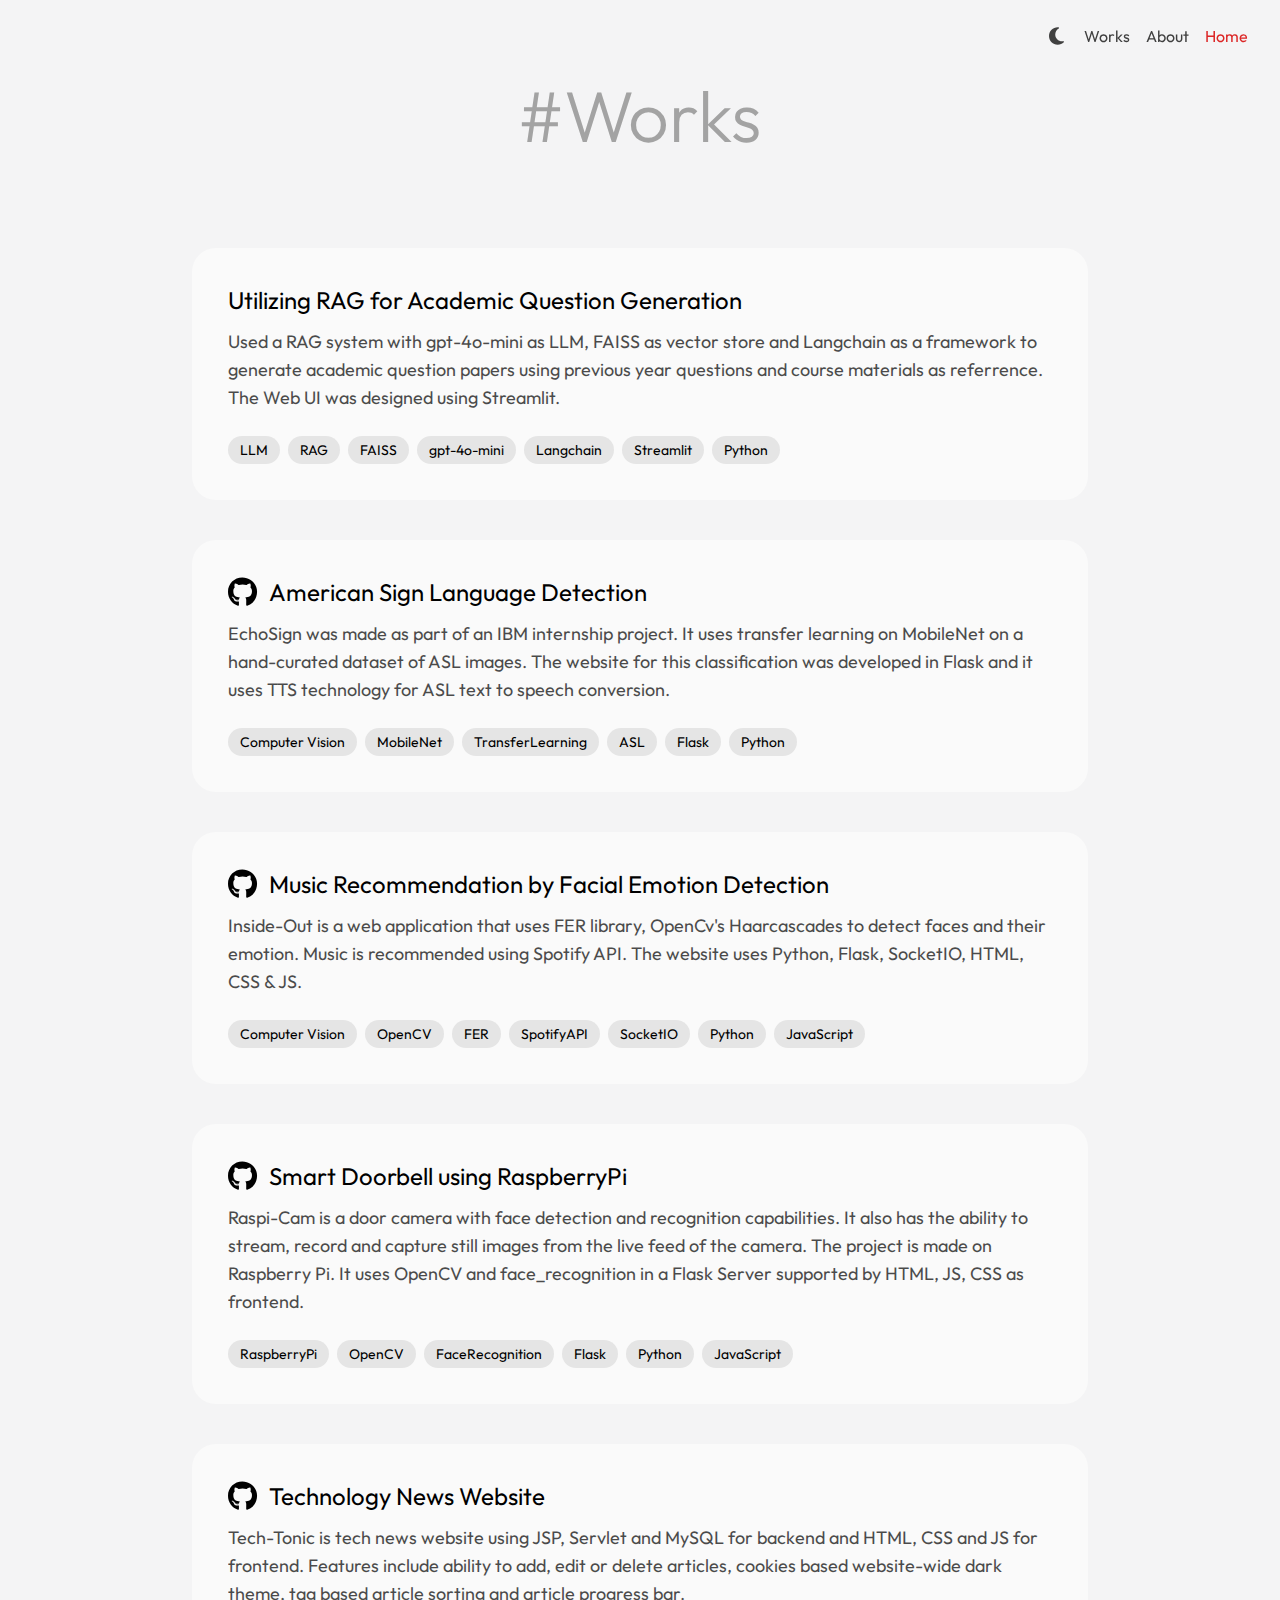
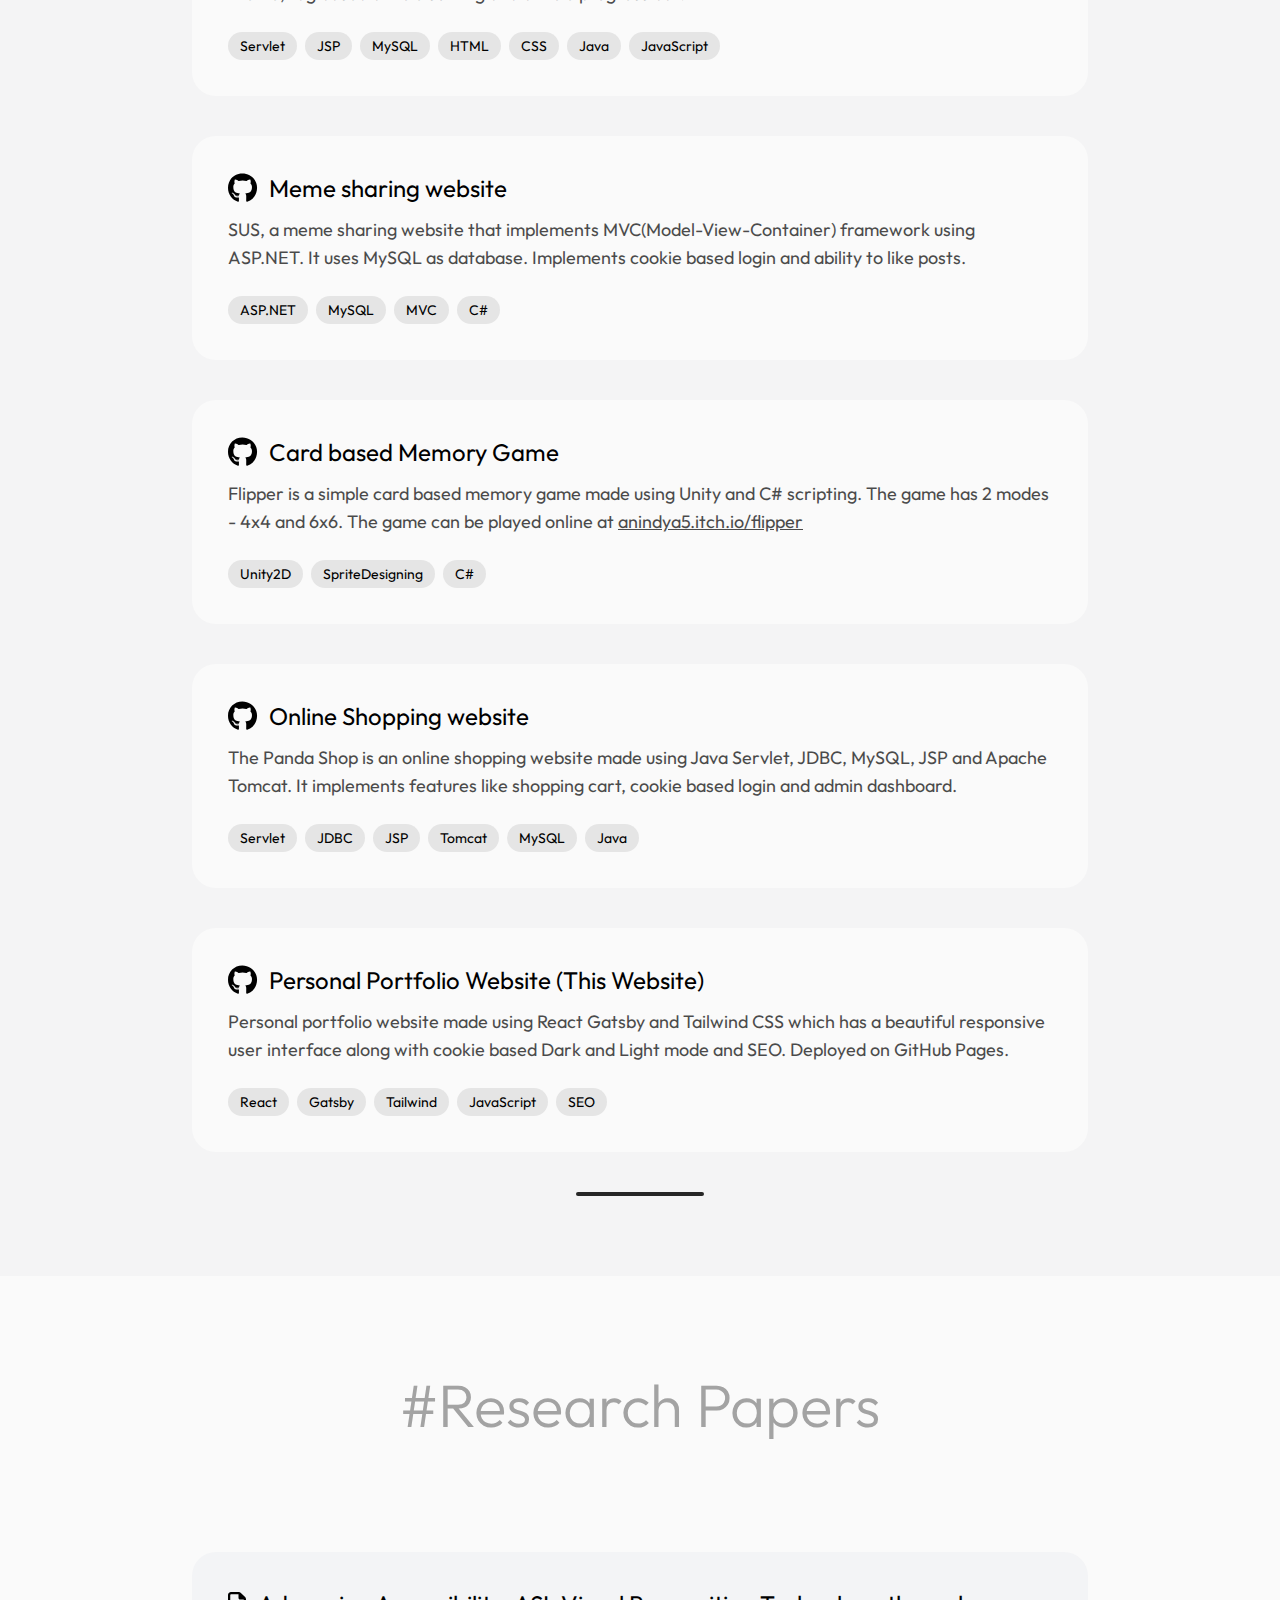
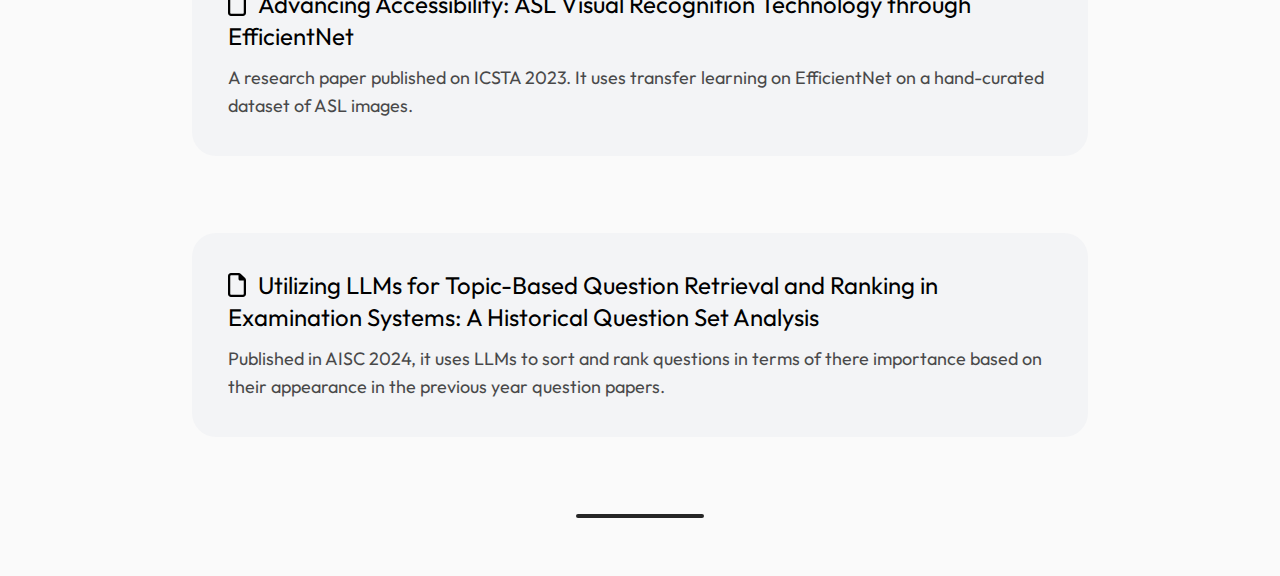
<file: works/index.html>
<!DOCTYPE html><html><head><meta charSet="utf-8"/><meta http-equiv="x-ua-compatible" content="ie=edge"/><meta name="viewport" content="width=device-width, initial-scale=1, shrink-to-fit=no"/><meta name="generator" content="Gatsby 5.13.3"/><meta data-react-helmet="true" name="description" content="Official portfolio of Anindya Biswas, M.Tech in AI IIT Roorkee (IITR),  B.Tech IT University of Calcutta (UCSTA), showcasing projects, skills, and achievements in AI, ML, LLM, RAG and software development."/><meta data-react-helmet="true" name="keywords" content="Anindya Biswas, IIT Roorkee, IITR, MFSDSAI, Mehta Family School of DS and AI, UCSTA, University of Calcutta, Tech Campus, AKCSIT, Amlan Chakrabarti, Durga Toshinwal, Soumya Sen, Wazib Ansar, LLM, RAG, Cohere, OpenAI, portfolio, AI projects, software development, developer,  Kolkata, West Bengal, Birati, Ajodhyanagar"/><meta data-react-helmet="true" name="author" content="Anindya Biswas"/><meta data-react-helmet="true" property="og:image" content="https://anindyait.github.io/favicon.png"/><meta data-react-helmet="true" property="og:url" content="https://anindyait.github.io"/><meta data-react-helmet="true" name="twitter:card" content="summary_large_image"/><meta data-react-helmet="true" name="twitter:image" content="https://anindyait.github.io/favicon.png"/><style data-href="/styles.187549b01f3c052d8812.css" data-identity="gatsby-global-css">@import url(https://fonts.googleapis.com/css?family=PT+Sans);@import url(https://fonts.googleapis.com/css?family=Outfit);*{font-family:Outfit,sans-serif}.rotate{animation:rotation 20s linear infinite}.rotateZ{animation:rotationZ 20s linear infinite}.appear{opacity:0;transform:translateY(10vh);transition:all 1s}.appear.visible{opacity:1;transform:translate(0)}@keyframes rotation{0%{transform:rotateY(0deg)}to{transform:rotateY(1turn)}}@keyframes rotationZ{0%{transform:rotate(0deg)}to{transform:rotate(1turn)}}@keyframes fadeUp{0%{opacity:0;transform:translateY(10vh)}to{opacity:1;transform:translate(0)}}@keyframes fadeIn{0%{opacity:0}to{opacity:1}}.text-shadow{text-shadow:1px 1px 2px #000}.over{overflow-wrap:break-word}.fade-in{animation:fadeIn 1s}.fade-up{animation:fadeUp 1s}

/* ! tailwindcss v3.4.3 | MIT License | https://tailwindcss.com */*,:after,:before{border:0 solid #e5e7eb;box-sizing:border-box}:after,:before{--tw-content:""}:host,html{-webkit-text-size-adjust:100%;font-feature-settings:normal;-webkit-tap-highlight-color:transparent;font-family:ui-sans-serif,system-ui,sans-serif,Apple Color Emoji,Segoe UI Emoji,Segoe UI Symbol,Noto Color Emoji;font-variation-settings:normal;line-height:1.5;-moz-tab-size:4;-o-tab-size:4;tab-size:4}body{line-height:inherit;margin:0}hr{border-top-width:1px;color:inherit;height:0}abbr:where([title]){-webkit-text-decoration:underline dotted;text-decoration:underline dotted}h1,h2,h3,h4,h5,h6{font-size:inherit;font-weight:inherit}a{color:inherit;text-decoration:inherit}b,strong{font-weight:bolder}code,kbd,pre,samp{font-feature-settings:normal;font-family:ui-monospace,SFMono-Regular,Menlo,Monaco,Consolas,Liberation Mono,Courier New,monospace;font-size:1em;font-variation-settings:normal}small{font-size:80%}sub,sup{font-size:75%;line-height:0;position:relative;vertical-align:baseline}sub{bottom:-.25em}sup{top:-.5em}table{border-collapse:collapse;border-color:inherit;text-indent:0}button,input,optgroup,select,textarea{font-feature-settings:inherit;color:inherit;font-family:inherit;font-size:100%;font-variation-settings:inherit;font-weight:inherit;letter-spacing:inherit;line-height:inherit;margin:0;padding:0}button,select{text-transform:none}button,input:where([type=button]),input:where([type=reset]),input:where([type=submit]){-webkit-appearance:button;background-color:transparent;background-image:none}:-moz-focusring{outline:auto}:-moz-ui-invalid{box-shadow:none}progress{vertical-align:baseline}::-webkit-inner-spin-button,::-webkit-outer-spin-button{height:auto}[type=search]{-webkit-appearance:textfield;outline-offset:-2px}::-webkit-search-decoration{-webkit-appearance:none}::-webkit-file-upload-button{-webkit-appearance:button;font:inherit}summary{display:list-item}blockquote,dd,dl,figure,h1,h2,h3,h4,h5,h6,hr,p,pre{margin:0}fieldset{margin:0}fieldset,legend{padding:0}menu,ol,ul{list-style:none;margin:0;padding:0}dialog{padding:0}textarea{resize:vertical}input::-moz-placeholder,textarea::-moz-placeholder{color:#9ca3af;opacity:1}input::placeholder,textarea::placeholder{color:#9ca3af;opacity:1}[role=button],button{cursor:pointer}:disabled{cursor:default}audio,canvas,embed,iframe,img,object,svg,video{display:block;vertical-align:middle}img,video{height:auto;max-width:100%}[hidden]{display:none}*,:after,:before{--tw-border-spacing-x:0;--tw-border-spacing-y:0;--tw-translate-x:0;--tw-translate-y:0;--tw-rotate:0;--tw-skew-x:0;--tw-skew-y:0;--tw-scale-x:1;--tw-scale-y:1;--tw-pan-x: ;--tw-pan-y: ;--tw-pinch-zoom: ;--tw-scroll-snap-strictness:proximity;--tw-gradient-from-position: ;--tw-gradient-via-position: ;--tw-gradient-to-position: ;--tw-ordinal: ;--tw-slashed-zero: ;--tw-numeric-figure: ;--tw-numeric-spacing: ;--tw-numeric-fraction: ;--tw-ring-inset: ;--tw-ring-offset-width:0px;--tw-ring-offset-color:#fff;--tw-ring-color:rgba(59,130,246,.5);--tw-ring-offset-shadow:0 0 #0000;--tw-ring-shadow:0 0 #0000;--tw-shadow:0 0 #0000;--tw-shadow-colored:0 0 #0000;--tw-blur: ;--tw-brightness: ;--tw-contrast: ;--tw-grayscale: ;--tw-hue-rotate: ;--tw-invert: ;--tw-saturate: ;--tw-sepia: ;--tw-drop-shadow: ;--tw-backdrop-blur: ;--tw-backdrop-brightness: ;--tw-backdrop-contrast: ;--tw-backdrop-grayscale: ;--tw-backdrop-hue-rotate: ;--tw-backdrop-invert: ;--tw-backdrop-opacity: ;--tw-backdrop-saturate: ;--tw-backdrop-sepia: ;--tw-contain-size: ;--tw-contain-layout: ;--tw-contain-paint: ;--tw-contain-style: }::backdrop{--tw-border-spacing-x:0;--tw-border-spacing-y:0;--tw-translate-x:0;--tw-translate-y:0;--tw-rotate:0;--tw-skew-x:0;--tw-skew-y:0;--tw-scale-x:1;--tw-scale-y:1;--tw-pan-x: ;--tw-pan-y: ;--tw-pinch-zoom: ;--tw-scroll-snap-strictness:proximity;--tw-gradient-from-position: ;--tw-gradient-via-position: ;--tw-gradient-to-position: ;--tw-ordinal: ;--tw-slashed-zero: ;--tw-numeric-figure: ;--tw-numeric-spacing: ;--tw-numeric-fraction: ;--tw-ring-inset: ;--tw-ring-offset-width:0px;--tw-ring-offset-color:#fff;--tw-ring-color:rgba(59,130,246,.5);--tw-ring-offset-shadow:0 0 #0000;--tw-ring-shadow:0 0 #0000;--tw-shadow:0 0 #0000;--tw-shadow-colored:0 0 #0000;--tw-blur: ;--tw-brightness: ;--tw-contrast: ;--tw-grayscale: ;--tw-hue-rotate: ;--tw-invert: ;--tw-saturate: ;--tw-sepia: ;--tw-drop-shadow: ;--tw-backdrop-blur: ;--tw-backdrop-brightness: ;--tw-backdrop-contrast: ;--tw-backdrop-grayscale: ;--tw-backdrop-hue-rotate: ;--tw-backdrop-invert: ;--tw-backdrop-opacity: ;--tw-backdrop-saturate: ;--tw-backdrop-sepia: ;--tw-contain-size: ;--tw-contain-layout: ;--tw-contain-paint: ;--tw-contain-style: }.visible{visibility:visible}.fixed{position:fixed}.absolute{position:absolute}.relative{position:relative}.inset-0{inset:0}.bottom-12{bottom:3rem}.right-0{right:0}.right-1{right:.25rem}.top-0{top:0}.top-2{top:.5rem}.z-0{z-index:0}.z-50{z-index:50}.m-1{margin:.25rem}.m-2{margin:.5rem}.m-3{margin:.75rem}.m-4{margin:1rem}.mx-1{margin-left:.25rem;margin-right:.25rem}.mx-3{margin-left:.75rem;margin-right:.75rem}.mx-auto{margin-left:auto;margin-right:auto}.mb-0{margin-bottom:0}.mb-1{margin-bottom:.25rem}.mb-10{margin-bottom:2.5rem}.mb-14{margin-bottom:3.5rem}.mb-2{margin-bottom:.5rem}.mb-20{margin-bottom:5rem}.mb-24{margin-bottom:6rem}.mb-3{margin-bottom:.75rem}.mb-4{margin-bottom:1rem}.mb-5{margin-bottom:1.25rem}.mb-7{margin-bottom:1.75rem}.mb-8{margin-bottom:2rem}.me-2{margin-inline-end:.5rem}.me-4{margin-inline-end:1rem}.me-5{margin-inline-end:1.25rem}.ml-3{margin-left:.75rem}.mr-1{margin-right:.25rem}.mr-2{margin-right:.5rem}.mr-3{margin-right:.75rem}.ms-1{margin-inline-start:.25rem}.ms-2{margin-inline-start:.5rem}.mt-1{margin-top:.25rem}.mt-2{margin-top:.5rem}.mt-20{margin-top:5rem}.mt-3{margin-top:.75rem}.mt-4{margin-top:1rem}.mt-5{margin-top:1.25rem}.mt-6{margin-top:1.5rem}.mt-7{margin-top:1.75rem}.mt-8{margin-top:2rem}.block{display:block}.flex{display:flex}.hidden{display:none}.h-1{height:.25rem}.h-dvh{height:100dvh}.h-full{height:100%}.h-screen{height:100vh}.max-h-fit{max-height:-moz-fit-content;max-height:fit-content}.min-h-screen{min-height:100vh}.w-1\/2{width:50%}.w-32{width:8rem}.w-96{width:24rem}.w-full{width:100%}.w-screen{width:100vw}.max-w-4xl{max-width:56rem}.max-w-lg{max-width:32rem}.max-w-sm{max-width:24rem}.flex-none{flex:none}.-translate-y-16{--tw-translate-y:-4rem}.-translate-y-16,.translate-y-0{transform:translate(var(--tw-translate-x),var(--tw-translate-y)) rotate(var(--tw-rotate)) skewX(var(--tw-skew-x)) skewY(var(--tw-skew-y)) scaleX(var(--tw-scale-x)) scaleY(var(--tw-scale-y))}.translate-y-0{--tw-translate-y:0px}.flex-wrap{flex-wrap:wrap}.items-center{align-items:center}.justify-center{justify-content:center}.justify-evenly{justify-content:space-evenly}.rounded-2xl{border-radius:1rem}.rounded-3xl{border-radius:1.5rem}.rounded-full{border-radius:9999px}.rounded-xl{border-radius:.75rem}.rounded-b-3xl{border-bottom-left-radius:1.5rem;border-bottom-right-radius:1.5rem}.rounded-t-3xl{border-top-left-radius:1.5rem;border-top-right-radius:1.5rem}.border{border-width:1px}.border-2{border-width:2px}.border-neutral-800{--tw-border-opacity:1;border-color:rgb(38 38 38/var(--tw-border-opacity))}.border-red-600{--tw-border-opacity:1;border-color:rgb(220 38 38/var(--tw-border-opacity))}.bg-black{--tw-bg-opacity:1;background-color:rgb(0 0 0/var(--tw-bg-opacity))}.bg-gray-100{--tw-bg-opacity:1;background-color:rgb(243 244 246/var(--tw-bg-opacity))}.bg-gray-200{--tw-bg-opacity:1;background-color:rgb(229 231 235/var(--tw-bg-opacity))}.bg-gray-50{--tw-bg-opacity:1;background-color:rgb(249 250 251/var(--tw-bg-opacity))}.bg-neutral-100{--tw-bg-opacity:1;background-color:rgb(245 245 245/var(--tw-bg-opacity))}.bg-neutral-200{--tw-bg-opacity:1;background-color:rgb(229 229 229/var(--tw-bg-opacity))}.bg-neutral-50{--tw-bg-opacity:1;background-color:rgb(250 250 250/var(--tw-bg-opacity))}.bg-neutral-800{--tw-bg-opacity:1;background-color:rgb(38 38 38/var(--tw-bg-opacity))}.bg-neutral-900{--tw-bg-opacity:1;background-color:rgb(23 23 23/var(--tw-bg-opacity))}.bg-red-500{--tw-bg-opacity:1;background-color:rgb(239 68 68/var(--tw-bg-opacity))}.bg-red-600{--tw-bg-opacity:1;background-color:rgb(220 38 38/var(--tw-bg-opacity))}.bg-transparent{background-color:transparent}.bg-white{--tw-bg-opacity:1;background-color:rgb(255 255 255/var(--tw-bg-opacity))}.bg-zinc-100{--tw-bg-opacity:1;background-color:rgb(244 244 245/var(--tw-bg-opacity))}.bg-opacity-50{--tw-bg-opacity:0.5}.object-cover{-o-object-fit:cover;object-fit:cover}.p-1{padding:.25rem}.p-10{padding:2.5rem}.p-5{padding:1.25rem}.p-6{padding:1.5rem}.px-3{padding-left:.75rem;padding-right:.75rem}.px-4{padding-left:1rem;padding-right:1rem}.px-6{padding-left:1.5rem;padding-right:1.5rem}.px-7{padding-left:1.75rem;padding-right:1.75rem}.px-9{padding-left:2.25rem;padding-right:2.25rem}.py-1{padding-bottom:.25rem;padding-top:.25rem}.py-2{padding-bottom:.5rem;padding-top:.5rem}.py-3{padding-bottom:.75rem;padding-top:.75rem}.py-4{padding-bottom:1rem;padding-top:1rem}.py-6{padding-bottom:1.5rem;padding-top:1.5rem}.py-7{padding-bottom:1.75rem;padding-top:1.75rem}.py-9{padding-bottom:2.25rem;padding-top:2.25rem}.pb-1{padding-bottom:.25rem}.pb-10{padding-bottom:2.5rem}.pb-20{padding-bottom:5rem}.pb-5{padding-bottom:1.25rem}.pe-4{padding-inline-end:1rem}.ps-3{padding-inline-start:.75rem}.pt-7{padding-top:1.75rem}.text-center{text-align:center}.text-right{text-align:right}.align-middle{vertical-align:middle}.text-2xl{font-size:1.5rem;line-height:2rem}.text-3xl{font-size:1.875rem;line-height:2.25rem}.text-5xl{font-size:3rem;line-height:1}.text-6xl{font-size:3.75rem;line-height:1}.text-7xl{font-size:4.5rem;line-height:1}.text-lg{font-size:1.125rem;line-height:1.75rem}.text-sm{font-size:.875rem;line-height:1.25rem}.text-xl{font-size:1.25rem;line-height:1.75rem}.font-bold{font-weight:700}.font-light{font-weight:300}.text-neutral-100{--tw-text-opacity:1;color:rgb(245 245 245/var(--tw-text-opacity))}.text-neutral-200{--tw-text-opacity:1;color:rgb(229 229 229/var(--tw-text-opacity))}.text-neutral-400{--tw-text-opacity:1;color:rgb(163 163 163/var(--tw-text-opacity))}.text-neutral-50{--tw-text-opacity:1;color:rgb(250 250 250/var(--tw-text-opacity))}.text-neutral-500{--tw-text-opacity:1;color:rgb(115 115 115/var(--tw-text-opacity))}.text-neutral-700{--tw-text-opacity:1;color:rgb(64 64 64/var(--tw-text-opacity))}.text-neutral-800{--tw-text-opacity:1;color:rgb(38 38 38/var(--tw-text-opacity))}.text-neutral-900{--tw-text-opacity:1;color:rgb(23 23 23/var(--tw-text-opacity))}.text-red-100{--tw-text-opacity:1;color:rgb(254 226 226/var(--tw-text-opacity))}.text-red-200{--tw-text-opacity:1;color:rgb(254 202 202/var(--tw-text-opacity))}.text-red-600{--tw-text-opacity:1;color:rgb(220 38 38/var(--tw-text-opacity))}.text-red-900{--tw-text-opacity:1;color:rgb(127 29 29/var(--tw-text-opacity))}.text-red-950{--tw-text-opacity:1;color:rgb(69 10 10/var(--tw-text-opacity))}.text-white{--tw-text-opacity:1;color:rgb(255 255 255/var(--tw-text-opacity))}.opacity-60{opacity:.6}.opacity-70{opacity:.7}.opacity-80{opacity:.8}.shadow-lg{--tw-shadow:0 10px 15px -3px rgba(0,0,0,.1),0 4px 6px -4px rgba(0,0,0,.1);--tw-shadow-colored:0 10px 15px -3px var(--tw-shadow-color),0 4px 6px -4px var(--tw-shadow-color)}.shadow-lg,.shadow-sm{box-shadow:var(--tw-ring-offset-shadow,0 0 #0000),var(--tw-ring-shadow,0 0 #0000),var(--tw-shadow)}.shadow-sm{--tw-shadow:0 1px 2px 0 rgba(0,0,0,.05);--tw-shadow-colored:0 1px 2px 0 var(--tw-shadow-color)}.backdrop-blur-3xl{--tw-backdrop-blur:blur(64px);-webkit-backdrop-filter:var(--tw-backdrop-blur) var(--tw-backdrop-brightness) var(--tw-backdrop-contrast) var(--tw-backdrop-grayscale) var(--tw-backdrop-hue-rotate) var(--tw-backdrop-invert) var(--tw-backdrop-opacity) var(--tw-backdrop-saturate) var(--tw-backdrop-sepia);backdrop-filter:var(--tw-backdrop-blur) var(--tw-backdrop-brightness) var(--tw-backdrop-contrast) var(--tw-backdrop-grayscale) var(--tw-backdrop-hue-rotate) var(--tw-backdrop-invert) var(--tw-backdrop-opacity) var(--tw-backdrop-saturate) var(--tw-backdrop-sepia)}.transition{transition-duration:.15s;transition-property:color,background-color,border-color,text-decoration-color,fill,stroke,opacity,box-shadow,transform,filter,-webkit-backdrop-filter;transition-property:color,background-color,border-color,text-decoration-color,fill,stroke,opacity,box-shadow,transform,filter,backdrop-filter;transition-property:color,background-color,border-color,text-decoration-color,fill,stroke,opacity,box-shadow,transform,filter,backdrop-filter,-webkit-backdrop-filter;transition-timing-function:cubic-bezier(.4,0,.2,1)}.transition-transform{transition-duration:.15s;transition-property:transform;transition-timing-function:cubic-bezier(.4,0,.2,1)}.duration-100{transition-duration:.1s}.duration-1000{transition-duration:1s}.duration-300{transition-duration:.3s}.duration-500{transition-duration:.5s}.hover\:bg-gray-200:hover{--tw-bg-opacity:1;background-color:rgb(229 231 235/var(--tw-bg-opacity))}.hover\:bg-gray-800:hover{--tw-bg-opacity:1;background-color:rgb(31 41 55/var(--tw-bg-opacity))}.hover\:bg-neutral-800:hover{--tw-bg-opacity:1;background-color:rgb(38 38 38/var(--tw-bg-opacity))}.hover\:bg-neutral-900:hover{--tw-bg-opacity:1;background-color:rgb(23 23 23/var(--tw-bg-opacity))}.hover\:bg-red-500:hover{--tw-bg-opacity:1;background-color:rgb(239 68 68/var(--tw-bg-opacity))}.hover\:bg-red-600:hover{--tw-bg-opacity:1;background-color:rgb(220 38 38/var(--tw-bg-opacity))}.hover\:bg-transparent:hover{background-color:transparent}.hover\:px-1:hover{padding-left:.25rem;padding-right:.25rem}.hover\:text-neutral-100:hover{--tw-text-opacity:1;color:rgb(245 245 245/var(--tw-text-opacity))}.hover\:text-neutral-200:hover{--tw-text-opacity:1;color:rgb(229 229 229/var(--tw-text-opacity))}.hover\:text-neutral-50:hover{--tw-text-opacity:1;color:rgb(250 250 250/var(--tw-text-opacity))}.hover\:text-neutral-900:hover{--tw-text-opacity:1;color:rgb(23 23 23/var(--tw-text-opacity))}.hover\:text-red-100:hover{--tw-text-opacity:1;color:rgb(254 226 226/var(--tw-text-opacity))}.hover\:text-red-600:hover{--tw-text-opacity:1;color:rgb(220 38 38/var(--tw-text-opacity))}.hover\:text-red-700:hover{--tw-text-opacity:1;color:rgb(185 28 28/var(--tw-text-opacity))}.hover\:underline:hover{text-decoration-line:underline}.hover\:opacity-75:hover{opacity:.75}.hover\:duration-500:hover{transition-duration:.5s}.hover\:ease-in-out:hover{transition-timing-function:cubic-bezier(.4,0,.2,1)}.dark\:block:is(.dark *){display:block}.dark\:hidden:is(.dark *){display:none}.dark\:bg-neutral-200:is(.dark *){--tw-bg-opacity:1;background-color:rgb(229 229 229/var(--tw-bg-opacity))}.dark\:bg-neutral-300:is(.dark *){--tw-bg-opacity:1;background-color:rgb(212 212 212/var(--tw-bg-opacity))}.dark\:bg-neutral-50:is(.dark *){--tw-bg-opacity:1;background-color:rgb(250 250 250/var(--tw-bg-opacity))}.dark\:bg-neutral-700:is(.dark *){--tw-bg-opacity:1;background-color:rgb(64 64 64/var(--tw-bg-opacity))}.dark\:bg-neutral-800:is(.dark *){--tw-bg-opacity:1;background-color:rgb(38 38 38/var(--tw-bg-opacity))}.dark\:bg-neutral-900:is(.dark *){--tw-bg-opacity:1;background-color:rgb(23 23 23/var(--tw-bg-opacity))}.dark\:bg-red-500:is(.dark *){--tw-bg-opacity:1;background-color:rgb(239 68 68/var(--tw-bg-opacity))}.dark\:text-neutral-100:is(.dark *){--tw-text-opacity:1;color:rgb(245 245 245/var(--tw-text-opacity))}.dark\:text-neutral-200:is(.dark *){--tw-text-opacity:1;color:rgb(229 229 229/var(--tw-text-opacity))}.dark\:text-neutral-300:is(.dark *){--tw-text-opacity:1;color:rgb(212 212 212/var(--tw-text-opacity))}.dark\:text-neutral-500:is(.dark *){--tw-text-opacity:1;color:rgb(115 115 115/var(--tw-text-opacity))}.dark\:text-neutral-800:is(.dark *){--tw-text-opacity:1;color:rgb(38 38 38/var(--tw-text-opacity))}.dark\:text-red-100:is(.dark *){--tw-text-opacity:1;color:rgb(254 226 226/var(--tw-text-opacity))}.dark\:hover\:bg-neutral-100:hover:is(.dark *){--tw-bg-opacity:1;background-color:rgb(245 245 245/var(--tw-bg-opacity))}.dark\:hover\:bg-neutral-200:hover:is(.dark *){--tw-bg-opacity:1;background-color:rgb(229 229 229/var(--tw-bg-opacity))}.dark\:hover\:bg-neutral-700:hover:is(.dark *){--tw-bg-opacity:1;background-color:rgb(64 64 64/var(--tw-bg-opacity))}.dark\:hover\:text-neutral-100:hover:is(.dark *){--tw-text-opacity:1;color:rgb(245 245 245/var(--tw-text-opacity))}.dark\:hover\:text-neutral-800:hover:is(.dark *){--tw-text-opacity:1;color:rgb(38 38 38/var(--tw-text-opacity))}.dark\:hover\:text-red-500:hover:is(.dark *){--tw-text-opacity:1;color:rgb(239 68 68/var(--tw-text-opacity))}.hover\:dark\:text-neutral-900:is(.dark *):hover{--tw-text-opacity:1;color:rgb(23 23 23/var(--tw-text-opacity))}@media not all and (min-width:1024px){.max-lg\:p-4{padding:1rem}}@media not all and (min-width:768px){.max-md\:mx-7{margin-left:1.75rem;margin-right:1.75rem}.max-md\:mt-5{margin-top:1.25rem}.max-md\:w-11\/12{width:91.666667%}.max-md\:w-full{width:100%}.max-md\:px-4{padding-left:1rem;padding-right:1rem}.max-md\:px-6{padding-left:1.5rem;padding-right:1.5rem}.max-md\:px-7{padding-left:1.75rem;padding-right:1.75rem}.max-md\:px-8{padding-left:2rem;padding-right:2rem}.max-md\:py-1{padding-bottom:.25rem;padding-top:.25rem}.max-md\:py-3{padding-bottom:.75rem;padding-top:.75rem}.max-md\:py-4{padding-bottom:1rem;padding-top:1rem}.max-md\:py-8{padding-bottom:2rem;padding-top:2rem}.max-md\:text-sm{font-size:.875rem;line-height:1.25rem}.max-md\:text-xs{font-size:.75rem;line-height:1rem}}@media not all and (min-width:640px){.max-sm\:h-2\/3{height:66.666667%}.max-sm\:flex-auto{flex:1 1 auto}.max-sm\:text-2xl{font-size:1.5rem;line-height:2rem}}@media (min-width:768px){.md\:text-lg{font-size:1.125rem;line-height:1.75rem}}@media (min-width:1024px){.lg\:right-12{right:3rem}.lg\:-mt-14{margin-top:-3.5rem}}</style><title data-react-helmet="true">Anindya Biswas | Works and Projects</title><link data-react-helmet="true" rel="icon" href="/static/favicon-b31521732c0e5b27059ae6b514df1c44.png" type="image/x-icon"/><script data-react-helmet="true" type="application/ld+json">{"@context":"https://schema.org","@type":"Person","name":"Anindya Biswas","url":"https://anindyait.github.io","sameAs":["https://www.linkedin.com/in/anindya-biswas","https://www.linkedin.com/in/anindya-biswas-334795220/","https://github.com/Anindyait","https://www.caluniv-ucsta.net/","https://www.caluniv.ac.in/academic/akcsit/AKC.html","https://www.iitr.ac.in/mfsdsai/"],"jobTitle":"IIT Roorkee student, University of Calcutta student","worksFor":{"@type":"Organization","name":"IIT Roorkee, University of Calcutta student"}}</script><link rel="sitemap" type="application/xml" href="/sitemap-index.xml"/><link rel="sitemap" type="application/xml" href="/sitemap.xml/sitemap-index.xml"/></head><body><div id="___gatsby"><div style="outline:none" tabindex="-1" id="gatsby-focus-wrapper"><div id="header"><div class="fixed top-2 right-1 text-right py-4 px-3 rounded-2xl  z-50 transition-transform duration-300 backdrop-blur-3xl translate-y-0"><button class="me-5 ms-2 text-neutral-700 hover:text-neutral-900 dark:text-neutral-300 dark:hover:text-neutral-100 duration-500"><svg aria-hidden="true" focusable="false" data-prefix="fas" data-icon="moon" class="svg-inline--fa fa-moon fa-lg " role="img" xmlns="http://www.w3.org/2000/svg" viewBox="0 0 384 512"><path fill="currentColor" d="M223.5 32C100 32 0 132.3 0 256S100 480 223.5 480c60.6 0 115.5-24.2 155.8-63.4c5-4.9 6.3-12.5 3.1-18.7s-10.1-9.7-17-8.5c-9.8 1.7-19.8 2.6-30.1 2.6c-96.9 0-175.5-78.8-175.5-176c0-65.8 36-123.1 89.3-153.3c6.1-3.5 9.2-10.5 7.7-17.3s-7.3-11.9-14.3-12.5c-6.3-.5-12.6-.8-19-.8z"></path></svg></button><a aria-current="page" class="me-4  text-neutral-700 hover:text-neutral-900 dark:text-neutral-300 dark:hover:text-neutral-100 duration-500" href="/works/">Works</a><a class="me-4  text-neutral-700 hover:text-neutral-900 dark:text-neutral-300 dark:hover:text-neutral-100 duration-500" href="/about/">About</a><a class="me-4  text-red-600 hover:text-red-700 dark:hover:text-red-500 duration-500" href="/">Home</a></div><title>Anindya Biswas - Works</title><div class="flex flex-wrap items-center align-middle justify-evenly bg-zinc-100 dark:bg-neutral-900 min-h-screen max-h-fit pb-20"><div class=" flex-none w-full text-7xl text-center font-light text-neutral-400 dark:text-neutral-500 mt-20 mb-24 fade-in">#Works</div><div class="fade-up intro px-9 py-9 mb-10 dark:text-neutral-200 bg-neutral-50 dark:bg-neutral-800 dark:hover:bg-neutral-700 hover:bg-gray-200 duration-500 rounded-3xl max-w-4xl mx-3"><a class=" duration-500 text-2xl hover:opacity-75 hover:underline "><h1 class="mb-3">Utilizing RAG for Academic Question Generation</h1></a><p class="opacity-70 md:text-lg">Used a RAG system with gpt-4o-mini as LLM, FAISS as vector store and Langchain as a framework to generate academic question papers using previous year questions and course materials as referrence. The Web UI was designed using Streamlit.</p><div class="mt-4 flex flex-wrap"><div class="bg-neutral-200 dark:bg-neutral-700 text-sm mr-2 py-1 px-3 rounded-2xl mt-2">LLM</div><div class="bg-neutral-200 dark:bg-neutral-700 text-sm mr-2 py-1 px-3 rounded-2xl mt-2">RAG</div><div class="bg-neutral-200 dark:bg-neutral-700 text-sm mr-2 py-1 px-3 rounded-2xl mt-2">FAISS</div><div class="bg-neutral-200 dark:bg-neutral-700 text-sm mr-2 py-1 px-3 rounded-2xl mt-2">gpt-4o-mini</div><div class="bg-neutral-200 dark:bg-neutral-700 text-sm mr-2 py-1 px-3 rounded-2xl mt-2">Langchain</div><div class="bg-neutral-200 dark:bg-neutral-700 text-sm mr-2 py-1 px-3 rounded-2xl mt-2">Streamlit</div><div class="bg-neutral-200 dark:bg-neutral-700 text-sm mr-2 py-1 px-3 rounded-2xl mt-2">Python</div></div></div><div class="fade-up intro px-9 py-9 mb-10 dark:text-neutral-200 bg-neutral-50 dark:bg-neutral-800 dark:hover:bg-neutral-700 hover:bg-gray-200 duration-500 rounded-3xl max-w-4xl mx-3"><a href="https://github.com/priyanka-maz/sign-language-detection" class=" duration-500 text-2xl hover:opacity-75 hover:underline "><h1 class="mb-3"><span class="mr-3"><svg aria-hidden="true" focusable="false" data-prefix="fab" data-icon="github" class="svg-inline--fa fa-github fa-lg " role="img" xmlns="http://www.w3.org/2000/svg" viewBox="0 0 496 512"><path fill="currentColor" d="M165.9 397.4c0 2-2.3 3.6-5.2 3.6-3.3.3-5.6-1.3-5.6-3.6 0-2 2.3-3.6 5.2-3.6 3-.3 5.6 1.3 5.6 3.6zm-31.1-4.5c-.7 2 1.3 4.3 4.3 4.9 2.6 1 5.6 0 6.2-2s-1.3-4.3-4.3-5.2c-2.6-.7-5.5.3-6.2 2.3zm44.2-1.7c-2.9.7-4.9 2.6-4.6 4.9.3 2 2.9 3.3 5.9 2.6 2.9-.7 4.9-2.6 4.6-4.6-.3-1.9-3-3.2-5.9-2.9zM244.8 8C106.1 8 0 113.3 0 252c0 110.9 69.8 205.8 169.5 239.2 12.8 2.3 17.3-5.6 17.3-12.1 0-6.2-.3-40.4-.3-61.4 0 0-70 15-84.7-29.8 0 0-11.4-29.1-27.8-36.6 0 0-22.9-15.7 1.6-15.4 0 0 24.9 2 38.6 25.8 21.9 38.6 58.6 27.5 72.9 20.9 2.3-16 8.8-27.1 16-33.7-55.9-6.2-112.3-14.3-112.3-110.5 0-27.5 7.6-41.3 23.6-58.9-2.6-6.5-11.1-33.3 2.6-67.9 20.9-6.5 69 27 69 27 20-5.6 41.5-8.5 62.8-8.5s42.8 2.9 62.8 8.5c0 0 48.1-33.6 69-27 13.7 34.7 5.2 61.4 2.6 67.9 16 17.7 25.8 31.5 25.8 58.9 0 96.5-58.9 104.2-114.8 110.5 9.2 7.9 17 22.9 17 46.4 0 33.7-.3 75.4-.3 83.6 0 6.5 4.6 14.4 17.3 12.1C428.2 457.8 496 362.9 496 252 496 113.3 383.5 8 244.8 8zM97.2 352.9c-1.3 1-1 3.3.7 5.2 1.6 1.6 3.9 2.3 5.2 1 1.3-1 1-3.3-.7-5.2-1.6-1.6-3.9-2.3-5.2-1zm-10.8-8.1c-.7 1.3.3 2.9 2.3 3.9 1.6 1 3.6.7 4.3-.7.7-1.3-.3-2.9-2.3-3.9-2-.6-3.6-.3-4.3.7zm32.4 35.6c-1.6 1.3-1 4.3 1.3 6.2 2.3 2.3 5.2 2.6 6.5 1 1.3-1.3.7-4.3-1.3-6.2-2.2-2.3-5.2-2.6-6.5-1zm-11.4-14.7c-1.6 1-1.6 3.6 0 5.9 1.6 2.3 4.3 3.3 5.6 2.3 1.6-1.3 1.6-3.9 0-6.2-1.4-2.3-4-3.3-5.6-2z"></path></svg></span>American Sign Language Detection</h1></a><p class="opacity-70 md:text-lg">EchoSign was made as part of an IBM internship project. It uses transfer learning on MobileNet on a hand-curated dataset of ASL images. The website for this classification was developed in Flask and it uses TTS technology for ASL text to speech conversion.</p><div class="mt-4 flex flex-wrap"><div class="bg-neutral-200 dark:bg-neutral-700 text-sm mr-2 py-1 px-3 rounded-2xl mt-2">Computer Vision</div><div class="bg-neutral-200 dark:bg-neutral-700 text-sm mr-2 py-1 px-3 rounded-2xl mt-2">MobileNet</div><div class="bg-neutral-200 dark:bg-neutral-700 text-sm mr-2 py-1 px-3 rounded-2xl mt-2">TransferLearning</div><div class="bg-neutral-200 dark:bg-neutral-700 text-sm mr-2 py-1 px-3 rounded-2xl mt-2">ASL</div><div class="bg-neutral-200 dark:bg-neutral-700 text-sm mr-2 py-1 px-3 rounded-2xl mt-2">Flask</div><div class="bg-neutral-200 dark:bg-neutral-700 text-sm mr-2 py-1 px-3 rounded-2xl mt-2">Python</div></div></div><div class="fade-up intro px-9 py-9 mb-10 dark:text-neutral-200 bg-neutral-50 dark:bg-neutral-800 dark:hover:bg-neutral-700 hover:bg-gray-200 duration-500 rounded-3xl max-w-4xl mx-3"><a href="https://github.com/priyanka-maz/music-recommendation-facial-emotion" class=" duration-500 text-2xl hover:opacity-75 hover:underline "><h1 class="mb-3"><span class="mr-3"><svg aria-hidden="true" focusable="false" data-prefix="fab" data-icon="github" class="svg-inline--fa fa-github fa-lg " role="img" xmlns="http://www.w3.org/2000/svg" viewBox="0 0 496 512"><path fill="currentColor" d="M165.9 397.4c0 2-2.3 3.6-5.2 3.6-3.3.3-5.6-1.3-5.6-3.6 0-2 2.3-3.6 5.2-3.6 3-.3 5.6 1.3 5.6 3.6zm-31.1-4.5c-.7 2 1.3 4.3 4.3 4.9 2.6 1 5.6 0 6.2-2s-1.3-4.3-4.3-5.2c-2.6-.7-5.5.3-6.2 2.3zm44.2-1.7c-2.9.7-4.9 2.6-4.6 4.9.3 2 2.9 3.3 5.9 2.6 2.9-.7 4.9-2.6 4.6-4.6-.3-1.9-3-3.2-5.9-2.9zM244.8 8C106.1 8 0 113.3 0 252c0 110.9 69.8 205.8 169.5 239.2 12.8 2.3 17.3-5.6 17.3-12.1 0-6.2-.3-40.4-.3-61.4 0 0-70 15-84.7-29.8 0 0-11.4-29.1-27.8-36.6 0 0-22.9-15.7 1.6-15.4 0 0 24.9 2 38.6 25.8 21.9 38.6 58.6 27.5 72.9 20.9 2.3-16 8.8-27.1 16-33.7-55.9-6.2-112.3-14.3-112.3-110.5 0-27.5 7.6-41.3 23.6-58.9-2.6-6.5-11.1-33.3 2.6-67.9 20.9-6.5 69 27 69 27 20-5.6 41.5-8.5 62.8-8.5s42.8 2.9 62.8 8.5c0 0 48.1-33.6 69-27 13.7 34.7 5.2 61.4 2.6 67.9 16 17.7 25.8 31.5 25.8 58.9 0 96.5-58.9 104.2-114.8 110.5 9.2 7.9 17 22.9 17 46.4 0 33.7-.3 75.4-.3 83.6 0 6.5 4.6 14.4 17.3 12.1C428.2 457.8 496 362.9 496 252 496 113.3 383.5 8 244.8 8zM97.2 352.9c-1.3 1-1 3.3.7 5.2 1.6 1.6 3.9 2.3 5.2 1 1.3-1 1-3.3-.7-5.2-1.6-1.6-3.9-2.3-5.2-1zm-10.8-8.1c-.7 1.3.3 2.9 2.3 3.9 1.6 1 3.6.7 4.3-.7.7-1.3-.3-2.9-2.3-3.9-2-.6-3.6-.3-4.3.7zm32.4 35.6c-1.6 1.3-1 4.3 1.3 6.2 2.3 2.3 5.2 2.6 6.5 1 1.3-1.3.7-4.3-1.3-6.2-2.2-2.3-5.2-2.6-6.5-1zm-11.4-14.7c-1.6 1-1.6 3.6 0 5.9 1.6 2.3 4.3 3.3 5.6 2.3 1.6-1.3 1.6-3.9 0-6.2-1.4-2.3-4-3.3-5.6-2z"></path></svg></span>Music Recommendation by Facial Emotion Detection</h1></a><p class="opacity-70 md:text-lg">Inside-Out is a web application that uses FER library, OpenCv&#x27;s Haarcascades to detect faces and their emotion. Music is recommended using Spotify API. The website uses Python, Flask, SocketIO, HTML, CSS &amp; JS.</p><div class="mt-4 flex flex-wrap"><div class="bg-neutral-200 dark:bg-neutral-700 text-sm mr-2 py-1 px-3 rounded-2xl mt-2">Computer Vision</div><div class="bg-neutral-200 dark:bg-neutral-700 text-sm mr-2 py-1 px-3 rounded-2xl mt-2">OpenCV</div><div class="bg-neutral-200 dark:bg-neutral-700 text-sm mr-2 py-1 px-3 rounded-2xl mt-2">FER</div><div class="bg-neutral-200 dark:bg-neutral-700 text-sm mr-2 py-1 px-3 rounded-2xl mt-2">SpotifyAPI</div><div class="bg-neutral-200 dark:bg-neutral-700 text-sm mr-2 py-1 px-3 rounded-2xl mt-2">SocketIO</div><div class="bg-neutral-200 dark:bg-neutral-700 text-sm mr-2 py-1 px-3 rounded-2xl mt-2">Python</div><div class="bg-neutral-200 dark:bg-neutral-700 text-sm mr-2 py-1 px-3 rounded-2xl mt-2">JavaScript</div></div></div><div class="fade-up intro px-9 py-9 mb-10 dark:text-neutral-200 bg-neutral-50 dark:bg-neutral-800 dark:hover:bg-neutral-700 hover:bg-gray-200 duration-500 rounded-3xl max-w-4xl mx-3"><a href="https://github.com/priyanka-maz/raspi-camera-doorbell" class=" duration-500 text-2xl hover:opacity-75 hover:underline "><h1 class="mb-3"><span class="mr-3"><svg aria-hidden="true" focusable="false" data-prefix="fab" data-icon="github" class="svg-inline--fa fa-github fa-lg " role="img" xmlns="http://www.w3.org/2000/svg" viewBox="0 0 496 512"><path fill="currentColor" d="M165.9 397.4c0 2-2.3 3.6-5.2 3.6-3.3.3-5.6-1.3-5.6-3.6 0-2 2.3-3.6 5.2-3.6 3-.3 5.6 1.3 5.6 3.6zm-31.1-4.5c-.7 2 1.3 4.3 4.3 4.9 2.6 1 5.6 0 6.2-2s-1.3-4.3-4.3-5.2c-2.6-.7-5.5.3-6.2 2.3zm44.2-1.7c-2.9.7-4.9 2.6-4.6 4.9.3 2 2.9 3.3 5.9 2.6 2.9-.7 4.9-2.6 4.6-4.6-.3-1.9-3-3.2-5.9-2.9zM244.8 8C106.1 8 0 113.3 0 252c0 110.9 69.8 205.8 169.5 239.2 12.8 2.3 17.3-5.6 17.3-12.1 0-6.2-.3-40.4-.3-61.4 0 0-70 15-84.7-29.8 0 0-11.4-29.1-27.8-36.6 0 0-22.9-15.7 1.6-15.4 0 0 24.9 2 38.6 25.8 21.9 38.6 58.6 27.5 72.9 20.9 2.3-16 8.8-27.1 16-33.7-55.9-6.2-112.3-14.3-112.3-110.5 0-27.5 7.6-41.3 23.6-58.9-2.6-6.5-11.1-33.3 2.6-67.9 20.9-6.5 69 27 69 27 20-5.6 41.5-8.5 62.8-8.5s42.8 2.9 62.8 8.5c0 0 48.1-33.6 69-27 13.7 34.7 5.2 61.4 2.6 67.9 16 17.7 25.8 31.5 25.8 58.9 0 96.5-58.9 104.2-114.8 110.5 9.2 7.9 17 22.9 17 46.4 0 33.7-.3 75.4-.3 83.6 0 6.5 4.6 14.4 17.3 12.1C428.2 457.8 496 362.9 496 252 496 113.3 383.5 8 244.8 8zM97.2 352.9c-1.3 1-1 3.3.7 5.2 1.6 1.6 3.9 2.3 5.2 1 1.3-1 1-3.3-.7-5.2-1.6-1.6-3.9-2.3-5.2-1zm-10.8-8.1c-.7 1.3.3 2.9 2.3 3.9 1.6 1 3.6.7 4.3-.7.7-1.3-.3-2.9-2.3-3.9-2-.6-3.6-.3-4.3.7zm32.4 35.6c-1.6 1.3-1 4.3 1.3 6.2 2.3 2.3 5.2 2.6 6.5 1 1.3-1.3.7-4.3-1.3-6.2-2.2-2.3-5.2-2.6-6.5-1zm-11.4-14.7c-1.6 1-1.6 3.6 0 5.9 1.6 2.3 4.3 3.3 5.6 2.3 1.6-1.3 1.6-3.9 0-6.2-1.4-2.3-4-3.3-5.6-2z"></path></svg></span>Smart Doorbell using RaspberryPi</h1></a><p class="opacity-70 md:text-lg">Raspi-Cam is a door camera with face detection and recognition capabilities. It also has the ability to stream, record and capture still images from the live feed of the camera. The project is made on Raspberry Pi. It uses OpenCV and face_recognition in a Flask Server supported by HTML, JS, CSS as frontend.</p><div class="mt-4 flex flex-wrap"><div class="bg-neutral-200 dark:bg-neutral-700 text-sm mr-2 py-1 px-3 rounded-2xl mt-2">RaspberryPi</div><div class="bg-neutral-200 dark:bg-neutral-700 text-sm mr-2 py-1 px-3 rounded-2xl mt-2">OpenCV</div><div class="bg-neutral-200 dark:bg-neutral-700 text-sm mr-2 py-1 px-3 rounded-2xl mt-2">FaceRecognition</div><div class="bg-neutral-200 dark:bg-neutral-700 text-sm mr-2 py-1 px-3 rounded-2xl mt-2">Flask</div><div class="bg-neutral-200 dark:bg-neutral-700 text-sm mr-2 py-1 px-3 rounded-2xl mt-2">Python</div><div class="bg-neutral-200 dark:bg-neutral-700 text-sm mr-2 py-1 px-3 rounded-2xl mt-2">JavaScript</div></div></div><div class="fade-up intro px-9 py-9 mb-10 dark:text-neutral-200 bg-neutral-50 dark:bg-neutral-800 dark:hover:bg-neutral-700 hover:bg-gray-200 duration-500 rounded-3xl max-w-4xl mx-3"><a href="https://github.com/Anindyait/Tech-Tonic" class=" duration-500 text-2xl hover:opacity-75 hover:underline "><h1 class="mb-3"><span class="mr-3"><svg aria-hidden="true" focusable="false" data-prefix="fab" data-icon="github" class="svg-inline--fa fa-github fa-lg " role="img" xmlns="http://www.w3.org/2000/svg" viewBox="0 0 496 512"><path fill="currentColor" d="M165.9 397.4c0 2-2.3 3.6-5.2 3.6-3.3.3-5.6-1.3-5.6-3.6 0-2 2.3-3.6 5.2-3.6 3-.3 5.6 1.3 5.6 3.6zm-31.1-4.5c-.7 2 1.3 4.3 4.3 4.9 2.6 1 5.6 0 6.2-2s-1.3-4.3-4.3-5.2c-2.6-.7-5.5.3-6.2 2.3zm44.2-1.7c-2.9.7-4.9 2.6-4.6 4.9.3 2 2.9 3.3 5.9 2.6 2.9-.7 4.9-2.6 4.6-4.6-.3-1.9-3-3.2-5.9-2.9zM244.8 8C106.1 8 0 113.3 0 252c0 110.9 69.8 205.8 169.5 239.2 12.8 2.3 17.3-5.6 17.3-12.1 0-6.2-.3-40.4-.3-61.4 0 0-70 15-84.7-29.8 0 0-11.4-29.1-27.8-36.6 0 0-22.9-15.7 1.6-15.4 0 0 24.9 2 38.6 25.8 21.9 38.6 58.6 27.5 72.9 20.9 2.3-16 8.8-27.1 16-33.7-55.9-6.2-112.3-14.3-112.3-110.5 0-27.5 7.6-41.3 23.6-58.9-2.6-6.5-11.1-33.3 2.6-67.9 20.9-6.5 69 27 69 27 20-5.6 41.5-8.5 62.8-8.5s42.8 2.9 62.8 8.5c0 0 48.1-33.6 69-27 13.7 34.7 5.2 61.4 2.6 67.9 16 17.7 25.8 31.5 25.8 58.9 0 96.5-58.9 104.2-114.8 110.5 9.2 7.9 17 22.9 17 46.4 0 33.7-.3 75.4-.3 83.6 0 6.5 4.6 14.4 17.3 12.1C428.2 457.8 496 362.9 496 252 496 113.3 383.5 8 244.8 8zM97.2 352.9c-1.3 1-1 3.3.7 5.2 1.6 1.6 3.9 2.3 5.2 1 1.3-1 1-3.3-.7-5.2-1.6-1.6-3.9-2.3-5.2-1zm-10.8-8.1c-.7 1.3.3 2.9 2.3 3.9 1.6 1 3.6.7 4.3-.7.7-1.3-.3-2.9-2.3-3.9-2-.6-3.6-.3-4.3.7zm32.4 35.6c-1.6 1.3-1 4.3 1.3 6.2 2.3 2.3 5.2 2.6 6.5 1 1.3-1.3.7-4.3-1.3-6.2-2.2-2.3-5.2-2.6-6.5-1zm-11.4-14.7c-1.6 1-1.6 3.6 0 5.9 1.6 2.3 4.3 3.3 5.6 2.3 1.6-1.3 1.6-3.9 0-6.2-1.4-2.3-4-3.3-5.6-2z"></path></svg></span>Technology News Website</h1></a><p class="opacity-70 md:text-lg">Tech-Tonic is tech news website using JSP, Servlet and MySQL for backend and HTML, CSS and JS for frontend. Features include ability to add, edit or delete articles, cookies based website-wide dark theme, tag based article sorting and article progress bar.</p><div class="mt-4 flex flex-wrap"><div class="bg-neutral-200 dark:bg-neutral-700 text-sm mr-2 py-1 px-3 rounded-2xl mt-2">Servlet</div><div class="bg-neutral-200 dark:bg-neutral-700 text-sm mr-2 py-1 px-3 rounded-2xl mt-2">JSP</div><div class="bg-neutral-200 dark:bg-neutral-700 text-sm mr-2 py-1 px-3 rounded-2xl mt-2">MySQL</div><div class="bg-neutral-200 dark:bg-neutral-700 text-sm mr-2 py-1 px-3 rounded-2xl mt-2">HTML</div><div class="bg-neutral-200 dark:bg-neutral-700 text-sm mr-2 py-1 px-3 rounded-2xl mt-2">CSS</div><div class="bg-neutral-200 dark:bg-neutral-700 text-sm mr-2 py-1 px-3 rounded-2xl mt-2">Java</div><div class="bg-neutral-200 dark:bg-neutral-700 text-sm mr-2 py-1 px-3 rounded-2xl mt-2">JavaScript</div></div></div><div class="fade-up intro px-9 py-9 mb-10 dark:text-neutral-200 bg-neutral-50 dark:bg-neutral-800 dark:hover:bg-neutral-700 hover:bg-gray-200 duration-500 rounded-3xl max-w-4xl mx-3"><a href="https://github.com/Anindyait/Meme-website" class=" duration-500 text-2xl hover:opacity-75 hover:underline "><h1 class="mb-3"><span class="mr-3"><svg aria-hidden="true" focusable="false" data-prefix="fab" data-icon="github" class="svg-inline--fa fa-github fa-lg " role="img" xmlns="http://www.w3.org/2000/svg" viewBox="0 0 496 512"><path fill="currentColor" d="M165.9 397.4c0 2-2.3 3.6-5.2 3.6-3.3.3-5.6-1.3-5.6-3.6 0-2 2.3-3.6 5.2-3.6 3-.3 5.6 1.3 5.6 3.6zm-31.1-4.5c-.7 2 1.3 4.3 4.3 4.9 2.6 1 5.6 0 6.2-2s-1.3-4.3-4.3-5.2c-2.6-.7-5.5.3-6.2 2.3zm44.2-1.7c-2.9.7-4.9 2.6-4.6 4.9.3 2 2.9 3.3 5.9 2.6 2.9-.7 4.9-2.6 4.6-4.6-.3-1.9-3-3.2-5.9-2.9zM244.8 8C106.1 8 0 113.3 0 252c0 110.9 69.8 205.8 169.5 239.2 12.8 2.3 17.3-5.6 17.3-12.1 0-6.2-.3-40.4-.3-61.4 0 0-70 15-84.7-29.8 0 0-11.4-29.1-27.8-36.6 0 0-22.9-15.7 1.6-15.4 0 0 24.9 2 38.6 25.8 21.9 38.6 58.6 27.5 72.9 20.9 2.3-16 8.8-27.1 16-33.7-55.9-6.2-112.3-14.3-112.3-110.5 0-27.5 7.6-41.3 23.6-58.9-2.6-6.5-11.1-33.3 2.6-67.9 20.9-6.5 69 27 69 27 20-5.6 41.5-8.5 62.8-8.5s42.8 2.9 62.8 8.5c0 0 48.1-33.6 69-27 13.7 34.7 5.2 61.4 2.6 67.9 16 17.7 25.8 31.5 25.8 58.9 0 96.5-58.9 104.2-114.8 110.5 9.2 7.9 17 22.9 17 46.4 0 33.7-.3 75.4-.3 83.6 0 6.5 4.6 14.4 17.3 12.1C428.2 457.8 496 362.9 496 252 496 113.3 383.5 8 244.8 8zM97.2 352.9c-1.3 1-1 3.3.7 5.2 1.6 1.6 3.9 2.3 5.2 1 1.3-1 1-3.3-.7-5.2-1.6-1.6-3.9-2.3-5.2-1zm-10.8-8.1c-.7 1.3.3 2.9 2.3 3.9 1.6 1 3.6.7 4.3-.7.7-1.3-.3-2.9-2.3-3.9-2-.6-3.6-.3-4.3.7zm32.4 35.6c-1.6 1.3-1 4.3 1.3 6.2 2.3 2.3 5.2 2.6 6.5 1 1.3-1.3.7-4.3-1.3-6.2-2.2-2.3-5.2-2.6-6.5-1zm-11.4-14.7c-1.6 1-1.6 3.6 0 5.9 1.6 2.3 4.3 3.3 5.6 2.3 1.6-1.3 1.6-3.9 0-6.2-1.4-2.3-4-3.3-5.6-2z"></path></svg></span>Meme sharing website</h1></a><p class="opacity-70 md:text-lg">SUS, a meme sharing website that implements MVC(Model-View-Container) framework using ASP.NET. It uses MySQL as database. Implements cookie based login and ability to like posts.</p><div class="mt-4 flex flex-wrap"><div class="bg-neutral-200 dark:bg-neutral-700 text-sm mr-2 py-1 px-3 rounded-2xl mt-2">ASP.NET</div><div class="bg-neutral-200 dark:bg-neutral-700 text-sm mr-2 py-1 px-3 rounded-2xl mt-2">MySQL</div><div class="bg-neutral-200 dark:bg-neutral-700 text-sm mr-2 py-1 px-3 rounded-2xl mt-2">MVC</div><div class="bg-neutral-200 dark:bg-neutral-700 text-sm mr-2 py-1 px-3 rounded-2xl mt-2">C#</div></div></div><div class="fade-up intro px-9 py-9 mb-10 dark:text-neutral-200 bg-neutral-50 dark:bg-neutral-800 dark:hover:bg-neutral-700 hover:bg-gray-200 duration-500 rounded-3xl max-w-4xl mx-3"><a href="https://github.com/Anindyait/Memory-Game" class=" duration-500 text-2xl hover:opacity-75 hover:underline "><h1 class="mb-3"><span class="mr-3"><svg aria-hidden="true" focusable="false" data-prefix="fab" data-icon="github" class="svg-inline--fa fa-github fa-lg " role="img" xmlns="http://www.w3.org/2000/svg" viewBox="0 0 496 512"><path fill="currentColor" d="M165.9 397.4c0 2-2.3 3.6-5.2 3.6-3.3.3-5.6-1.3-5.6-3.6 0-2 2.3-3.6 5.2-3.6 3-.3 5.6 1.3 5.6 3.6zm-31.1-4.5c-.7 2 1.3 4.3 4.3 4.9 2.6 1 5.6 0 6.2-2s-1.3-4.3-4.3-5.2c-2.6-.7-5.5.3-6.2 2.3zm44.2-1.7c-2.9.7-4.9 2.6-4.6 4.9.3 2 2.9 3.3 5.9 2.6 2.9-.7 4.9-2.6 4.6-4.6-.3-1.9-3-3.2-5.9-2.9zM244.8 8C106.1 8 0 113.3 0 252c0 110.9 69.8 205.8 169.5 239.2 12.8 2.3 17.3-5.6 17.3-12.1 0-6.2-.3-40.4-.3-61.4 0 0-70 15-84.7-29.8 0 0-11.4-29.1-27.8-36.6 0 0-22.9-15.7 1.6-15.4 0 0 24.9 2 38.6 25.8 21.9 38.6 58.6 27.5 72.9 20.9 2.3-16 8.8-27.1 16-33.7-55.9-6.2-112.3-14.3-112.3-110.5 0-27.5 7.6-41.3 23.6-58.9-2.6-6.5-11.1-33.3 2.6-67.9 20.9-6.5 69 27 69 27 20-5.6 41.5-8.5 62.8-8.5s42.8 2.9 62.8 8.5c0 0 48.1-33.6 69-27 13.7 34.7 5.2 61.4 2.6 67.9 16 17.7 25.8 31.5 25.8 58.9 0 96.5-58.9 104.2-114.8 110.5 9.2 7.9 17 22.9 17 46.4 0 33.7-.3 75.4-.3 83.6 0 6.5 4.6 14.4 17.3 12.1C428.2 457.8 496 362.9 496 252 496 113.3 383.5 8 244.8 8zM97.2 352.9c-1.3 1-1 3.3.7 5.2 1.6 1.6 3.9 2.3 5.2 1 1.3-1 1-3.3-.7-5.2-1.6-1.6-3.9-2.3-5.2-1zm-10.8-8.1c-.7 1.3.3 2.9 2.3 3.9 1.6 1 3.6.7 4.3-.7.7-1.3-.3-2.9-2.3-3.9-2-.6-3.6-.3-4.3.7zm32.4 35.6c-1.6 1.3-1 4.3 1.3 6.2 2.3 2.3 5.2 2.6 6.5 1 1.3-1.3.7-4.3-1.3-6.2-2.2-2.3-5.2-2.6-6.5-1zm-11.4-14.7c-1.6 1-1.6 3.6 0 5.9 1.6 2.3 4.3 3.3 5.6 2.3 1.6-1.3 1.6-3.9 0-6.2-1.4-2.3-4-3.3-5.6-2z"></path></svg></span>Card based Memory Game</h1></a><p class="opacity-70 md:text-lg">Flipper is a simple card based memory game made using Unity and C# scripting. The game has 2 modes - 4x4 and 6x6. The game can be played online at <u>anindya5.itch.io/flipper</u></p><div class="mt-4 flex flex-wrap"><div class="bg-neutral-200 dark:bg-neutral-700 text-sm mr-2 py-1 px-3 rounded-2xl mt-2">Unity2D</div><div class="bg-neutral-200 dark:bg-neutral-700 text-sm mr-2 py-1 px-3 rounded-2xl mt-2">SpriteDesigning</div><div class="bg-neutral-200 dark:bg-neutral-700 text-sm mr-2 py-1 px-3 rounded-2xl mt-2">C#</div></div></div><div class="fade-up intro px-9 py-9 mb-10 dark:text-neutral-200 bg-neutral-50 dark:bg-neutral-800 dark:hover:bg-neutral-700 hover:bg-gray-200 duration-500 rounded-3xl max-w-4xl mx-3"><a href="https://github.com/Anindyait/Panda-web-project" class=" duration-500 text-2xl hover:opacity-75 hover:underline "><h1 class="mb-3"><span class="mr-3"><svg aria-hidden="true" focusable="false" data-prefix="fab" data-icon="github" class="svg-inline--fa fa-github fa-lg " role="img" xmlns="http://www.w3.org/2000/svg" viewBox="0 0 496 512"><path fill="currentColor" d="M165.9 397.4c0 2-2.3 3.6-5.2 3.6-3.3.3-5.6-1.3-5.6-3.6 0-2 2.3-3.6 5.2-3.6 3-.3 5.6 1.3 5.6 3.6zm-31.1-4.5c-.7 2 1.3 4.3 4.3 4.9 2.6 1 5.6 0 6.2-2s-1.3-4.3-4.3-5.2c-2.6-.7-5.5.3-6.2 2.3zm44.2-1.7c-2.9.7-4.9 2.6-4.6 4.9.3 2 2.9 3.3 5.9 2.6 2.9-.7 4.9-2.6 4.6-4.6-.3-1.9-3-3.2-5.9-2.9zM244.8 8C106.1 8 0 113.3 0 252c0 110.9 69.8 205.8 169.5 239.2 12.8 2.3 17.3-5.6 17.3-12.1 0-6.2-.3-40.4-.3-61.4 0 0-70 15-84.7-29.8 0 0-11.4-29.1-27.8-36.6 0 0-22.9-15.7 1.6-15.4 0 0 24.9 2 38.6 25.8 21.9 38.6 58.6 27.5 72.9 20.9 2.3-16 8.8-27.1 16-33.7-55.9-6.2-112.3-14.3-112.3-110.5 0-27.5 7.6-41.3 23.6-58.9-2.6-6.5-11.1-33.3 2.6-67.9 20.9-6.5 69 27 69 27 20-5.6 41.5-8.5 62.8-8.5s42.8 2.9 62.8 8.5c0 0 48.1-33.6 69-27 13.7 34.7 5.2 61.4 2.6 67.9 16 17.7 25.8 31.5 25.8 58.9 0 96.5-58.9 104.2-114.8 110.5 9.2 7.9 17 22.9 17 46.4 0 33.7-.3 75.4-.3 83.6 0 6.5 4.6 14.4 17.3 12.1C428.2 457.8 496 362.9 496 252 496 113.3 383.5 8 244.8 8zM97.2 352.9c-1.3 1-1 3.3.7 5.2 1.6 1.6 3.9 2.3 5.2 1 1.3-1 1-3.3-.7-5.2-1.6-1.6-3.9-2.3-5.2-1zm-10.8-8.1c-.7 1.3.3 2.9 2.3 3.9 1.6 1 3.6.7 4.3-.7.7-1.3-.3-2.9-2.3-3.9-2-.6-3.6-.3-4.3.7zm32.4 35.6c-1.6 1.3-1 4.3 1.3 6.2 2.3 2.3 5.2 2.6 6.5 1 1.3-1.3.7-4.3-1.3-6.2-2.2-2.3-5.2-2.6-6.5-1zm-11.4-14.7c-1.6 1-1.6 3.6 0 5.9 1.6 2.3 4.3 3.3 5.6 2.3 1.6-1.3 1.6-3.9 0-6.2-1.4-2.3-4-3.3-5.6-2z"></path></svg></span>Online Shopping website</h1></a><p class="opacity-70 md:text-lg">The Panda Shop is an online shopping website made using Java Servlet, JDBC, MySQL, JSP and Apache Tomcat. It implements features like shopping cart, cookie based login and admin dashboard.</p><div class="mt-4 flex flex-wrap"><div class="bg-neutral-200 dark:bg-neutral-700 text-sm mr-2 py-1 px-3 rounded-2xl mt-2">Servlet</div><div class="bg-neutral-200 dark:bg-neutral-700 text-sm mr-2 py-1 px-3 rounded-2xl mt-2">JDBC</div><div class="bg-neutral-200 dark:bg-neutral-700 text-sm mr-2 py-1 px-3 rounded-2xl mt-2">JSP</div><div class="bg-neutral-200 dark:bg-neutral-700 text-sm mr-2 py-1 px-3 rounded-2xl mt-2">Tomcat</div><div class="bg-neutral-200 dark:bg-neutral-700 text-sm mr-2 py-1 px-3 rounded-2xl mt-2">MySQL</div><div class="bg-neutral-200 dark:bg-neutral-700 text-sm mr-2 py-1 px-3 rounded-2xl mt-2">Java</div></div></div><div class="fade-up intro px-9 py-9 mb-10 dark:text-neutral-200 bg-neutral-50 dark:bg-neutral-800 dark:hover:bg-neutral-700 hover:bg-gray-200 duration-500 rounded-3xl max-w-4xl mx-3"><a href="https://github.com/Anindyait/Anindyait.github.io" class=" duration-500 text-2xl hover:opacity-75 hover:underline "><h1 class="mb-3"><span class="mr-3"><svg aria-hidden="true" focusable="false" data-prefix="fab" data-icon="github" class="svg-inline--fa fa-github fa-lg " role="img" xmlns="http://www.w3.org/2000/svg" viewBox="0 0 496 512"><path fill="currentColor" d="M165.9 397.4c0 2-2.3 3.6-5.2 3.6-3.3.3-5.6-1.3-5.6-3.6 0-2 2.3-3.6 5.2-3.6 3-.3 5.6 1.3 5.6 3.6zm-31.1-4.5c-.7 2 1.3 4.3 4.3 4.9 2.6 1 5.6 0 6.2-2s-1.3-4.3-4.3-5.2c-2.6-.7-5.5.3-6.2 2.3zm44.2-1.7c-2.9.7-4.9 2.6-4.6 4.9.3 2 2.9 3.3 5.9 2.6 2.9-.7 4.9-2.6 4.6-4.6-.3-1.9-3-3.2-5.9-2.9zM244.8 8C106.1 8 0 113.3 0 252c0 110.9 69.8 205.8 169.5 239.2 12.8 2.3 17.3-5.6 17.3-12.1 0-6.2-.3-40.4-.3-61.4 0 0-70 15-84.7-29.8 0 0-11.4-29.1-27.8-36.6 0 0-22.9-15.7 1.6-15.4 0 0 24.9 2 38.6 25.8 21.9 38.6 58.6 27.5 72.9 20.9 2.3-16 8.8-27.1 16-33.7-55.9-6.2-112.3-14.3-112.3-110.5 0-27.5 7.6-41.3 23.6-58.9-2.6-6.5-11.1-33.3 2.6-67.9 20.9-6.5 69 27 69 27 20-5.6 41.5-8.5 62.8-8.5s42.8 2.9 62.8 8.5c0 0 48.1-33.6 69-27 13.7 34.7 5.2 61.4 2.6 67.9 16 17.7 25.8 31.5 25.8 58.9 0 96.5-58.9 104.2-114.8 110.5 9.2 7.9 17 22.9 17 46.4 0 33.7-.3 75.4-.3 83.6 0 6.5 4.6 14.4 17.3 12.1C428.2 457.8 496 362.9 496 252 496 113.3 383.5 8 244.8 8zM97.2 352.9c-1.3 1-1 3.3.7 5.2 1.6 1.6 3.9 2.3 5.2 1 1.3-1 1-3.3-.7-5.2-1.6-1.6-3.9-2.3-5.2-1zm-10.8-8.1c-.7 1.3.3 2.9 2.3 3.9 1.6 1 3.6.7 4.3-.7.7-1.3-.3-2.9-2.3-3.9-2-.6-3.6-.3-4.3.7zm32.4 35.6c-1.6 1.3-1 4.3 1.3 6.2 2.3 2.3 5.2 2.6 6.5 1 1.3-1.3.7-4.3-1.3-6.2-2.2-2.3-5.2-2.6-6.5-1zm-11.4-14.7c-1.6 1-1.6 3.6 0 5.9 1.6 2.3 4.3 3.3 5.6 2.3 1.6-1.3 1.6-3.9 0-6.2-1.4-2.3-4-3.3-5.6-2z"></path></svg></span>Personal Portfolio Website (This Website)</h1></a><p class="opacity-70 md:text-lg">Personal portfolio website made using React Gatsby and Tailwind CSS which has a beautiful responsive user interface along with cookie based Dark and Light mode and SEO. Deployed on GitHub Pages.</p><div class="mt-4 flex flex-wrap"><div class="bg-neutral-200 dark:bg-neutral-700 text-sm mr-2 py-1 px-3 rounded-2xl mt-2">React</div><div class="bg-neutral-200 dark:bg-neutral-700 text-sm mr-2 py-1 px-3 rounded-2xl mt-2">Gatsby</div><div class="bg-neutral-200 dark:bg-neutral-700 text-sm mr-2 py-1 px-3 rounded-2xl mt-2">Tailwind</div><div class="bg-neutral-200 dark:bg-neutral-700 text-sm mr-2 py-1 px-3 rounded-2xl mt-2">JavaScript</div><div class="bg-neutral-200 dark:bg-neutral-700 text-sm mr-2 py-1 px-3 rounded-2xl mt-2">SEO</div></div></div><div class="flex w-full bg-transparent items-center justify-evenly"><div class="fade-up h-1 rounded-full w-32 bg-neutral-800 dark:bg-neutral-200"></div></div></div><div class="flex flex-wrap items-center align-middle justify-evenly bg-neutral-50 dark:bg-neutral-800 min-h-screen max-h-fit pb-10"><div class=" flex-none w-full text-6xl text-center font-light text-neutral-400 dark:text-neutral-500 mt-20 mb-20 fade-in">#Research Papers</div><div class="fade-up intro px-9 py-9 mb-10 dark:text-neutral-200 bg-gray-100 dark:bg-neutral-900 dark:hover:bg-neutral-700 hover:bg-gray-200 duration-500 rounded-3xl max-w-4xl mx-3"><a class=" duration-500 text-2xl hover:opacity-75"><h1 class="mb-3 "><span class="mr-3"><svg aria-hidden="true" focusable="false" data-prefix="far" data-icon="file" class="svg-inline--fa fa-file fa-md " role="img" xmlns="http://www.w3.org/2000/svg" viewBox="0 0 384 512"><path fill="currentColor" d="M320 464c8.8 0 16-7.2 16-16V160H256c-17.7 0-32-14.3-32-32V48H64c-8.8 0-16 7.2-16 16V448c0 8.8 7.2 16 16 16H320zM0 64C0 28.7 28.7 0 64 0H229.5c17 0 33.3 6.7 45.3 18.7l90.5 90.5c12 12 18.7 28.3 18.7 45.3V448c0 35.3-28.7 64-64 64H64c-35.3 0-64-28.7-64-64V64z"></path></svg></span>Advancing Accessibility: ASL Visual Recognition Technology through EfficientNet </h1></a><p class="opacity-70 text-lg">A research paper published on ICSTA 2023. It uses transfer learning on EfficientNet on a hand-curated dataset of ASL images.</p></div><div class="fade-up intro px-9 py-9 mb-10 dark:text-neutral-200 bg-gray-100 dark:bg-neutral-900 dark:hover:bg-neutral-700 hover:bg-gray-200 duration-500 rounded-3xl max-w-4xl mx-3"><a class=" duration-500 text-2xl hover:opacity-75"><h1 class="mb-3 "><span class="mr-3"><svg aria-hidden="true" focusable="false" data-prefix="far" data-icon="file" class="svg-inline--fa fa-file fa-md " role="img" xmlns="http://www.w3.org/2000/svg" viewBox="0 0 384 512"><path fill="currentColor" d="M320 464c8.8 0 16-7.2 16-16V160H256c-17.7 0-32-14.3-32-32V48H64c-8.8 0-16 7.2-16 16V448c0 8.8 7.2 16 16 16H320zM0 64C0 28.7 28.7 0 64 0H229.5c17 0 33.3 6.7 45.3 18.7l90.5 90.5c12 12 18.7 28.3 18.7 45.3V448c0 35.3-28.7 64-64 64H64c-35.3 0-64-28.7-64-64V64z"></path></svg></span>Utilizing LLMs for Topic-Based Question Retrieval and Ranking in Examination Systems: A Historical Question Set Analysis</h1></a><p class="opacity-70 text-lg">Published in AISC 2024, it uses LLMs to sort and rank questions in terms of there importance based on their appearance in the previous year question papers.</p></div><div class="flex w-full bg-transparent items-center justify-evenly"><div class="fade-up h-1 rounded-full w-32 bg-neutral-800 dark:bg-neutral-200"></div></div></div></div></div><div id="gatsby-announcer" style="position:absolute;top:0;width:1px;height:1px;padding:0;overflow:hidden;clip:rect(0, 0, 0, 0);white-space:nowrap;border:0" aria-live="assertive" aria-atomic="true"></div></div><script id="gatsby-script-loader">/*<![CDATA[*/window.pagePath="/works/";/*]]>*/</script><!-- slice-start id="_gatsby-scripts-1" -->
          <script
            id="gatsby-chunk-mapping"
          >
            window.___chunkMapping="{\"app\":[\"/app-060889e709c132d04b01.js\"],\"component---src-pages-about-js\":[\"/component---src-pages-about-js-c014c19c2b0299a542b8.js\"],\"component---src-pages-index-js\":[\"/component---src-pages-index-js-a833ad1a9c2e8a279fc7.js\"],\"component---src-pages-works-js\":[\"/component---src-pages-works-js-25b5a0b713804c0e80a3.js\"]}";
          </script>
        <script>window.___webpackCompilationHash="fde6f922a2ffa5f42a28";</script><script src="/webpack-runtime-ca367c52e69719acc4dd.js" async></script><script src="/framework-1636df7ed707afc29f34.js" async></script><script src="/app-060889e709c132d04b01.js" async></script><!-- slice-end id="_gatsby-scripts-1" --></body></html>
</file>
